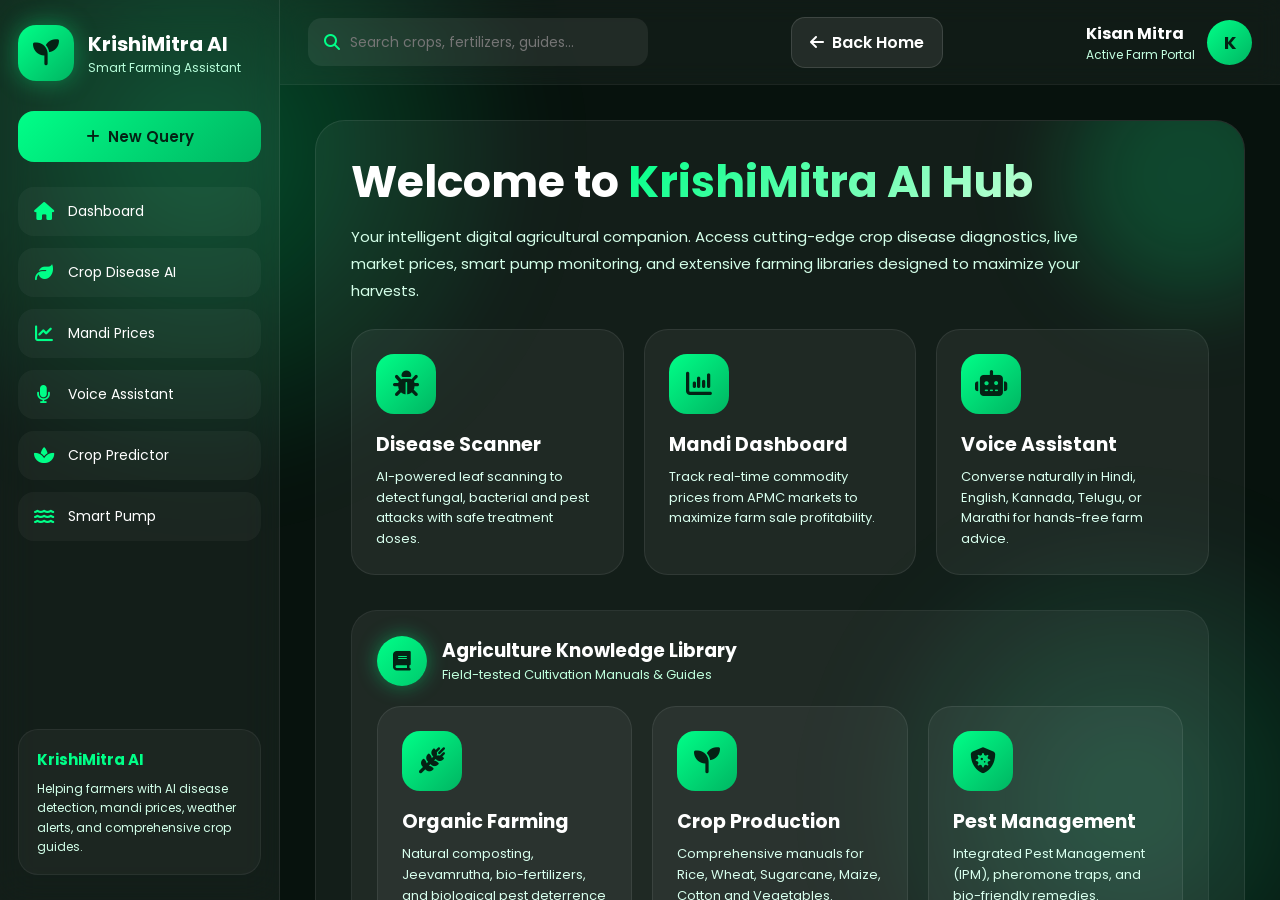
<file: public/assistan.html>
<!DOCTYPE html>
<html lang="en">
<head>
<meta charset="UTF-8" />
<meta name="viewport" content="width=device-width, initial-scale=1.0" />
<title>KrishiMitra AI - Farming Knowledge & Chat</title>
<link rel="preconnect" href="https://fonts.googleapis.com">
<link rel="preconnect" href="https://fonts.gstatic.com" crossorigin>
<link href="https://fonts.googleapis.com/css2?family=Poppins:wght@300;400;500;600;700&display=swap" rel="stylesheet">
<link rel="stylesheet" href="https://cdnjs.cloudflare.com/ajax/libs/font-awesome/6.5.2/css/all.min.css">
<style>
*{margin:0;padding:0;box-sizing:border-box;font-family:'Poppins',sans-serif;}
body{background:#07120d;min-height:100vh;overflow-x:hidden;color:white;display:flex;}
body::before{content:'';position:fixed;width:700px;height:700px;background:radial-gradient(circle,#00ff8844,transparent 70%);top:-200px;left:-150px;animation:move1 10s infinite alternate;filter:blur(40px);z-index:-1;}
body::after{content:'';position:fixed;width:600px;height:600px;background:radial-gradient(circle,#1affaa33,transparent 70%);bottom:-200px;right:-150px;animation:move2 12s infinite alternate;filter:blur(40px);z-index:-1;}
@keyframes move1{0%{transform:translate(0,0);}100%{transform:translate(60px,80px);}}
@keyframes move2{0%{transform:translate(0,0);}100%{transform:translate(-60px,-80px);}}
.sidebar{width:280px;background:rgba(255,255,255,0.05);backdrop-filter:blur(18px);border-right:1px solid rgba(255,255,255,0.08);padding:25px 18px;display:flex;flex-direction:column;justify-content:space-between;}
.logo{display:flex;align-items:center;gap:14px;margin-bottom:30px;}
.logo-icon{width:56px;height:56px;border-radius:18px;background:linear-gradient(135deg,#00ff88,#00b562);display:flex;align-items:center;justify-content:center;font-size:26px;color:#042214;box-shadow:0 0 25px rgba(0,255,136,0.4);}
.logo h2{font-size:20px;font-weight:700;}
.logo p{font-size:12px;color:#b8ffdc;}
.new-chat{width:100%;padding:14px;border:none;border-radius:16px;background:linear-gradient(135deg,#00ff88,#00b562);font-size:15px;font-weight:600;color:#042214;cursor:pointer;transition:0.3s;margin-bottom:25px;display:flex;align-items:center;justify-content:center;gap:8px;}
.new-chat:hover{transform:translateY(-3px);box-shadow:0 10px 20px rgba(0,255,136,0.3);}
.menu{display:flex;flex-direction:column;gap:12px;}
.menu-item{display:flex;align-items:center;gap:14px;padding:14px 16px;border-radius:16px;background:rgba(255,255,255,0.04);transition:0.3s;cursor:pointer;text-decoration:none;color:white;font-size:14px;}
.menu-item:hover,.menu-item.active{background:rgba(0,255,136,0.15);transform:translateX(5px);border:1px solid rgba(0,255,136,0.3);}
.menu-item i{color:#00ff88;font-size:18px;width:20px;text-align:center;}
.bottom-box{margin-top:25px;padding:18px;border-radius:20px;background:rgba(255,255,255,0.04);border:1px solid rgba(255,255,255,0.06);}
.bottom-box h4{margin-bottom:8px;font-size:15px;color:#00ff88;}
.bottom-box p{font-size:12px;line-height:1.6;color:#d2ffe9;}
.main{flex:1;display:flex;flex-direction:column;height:100vh;}
.topbar{height:85px;padding:0 28px;display:flex;align-items:center;justify-content:space-between;background:rgba(255,255,255,0.04);border-bottom:1px solid rgba(255,255,255,0.05);backdrop-filter:blur(12px);gap:15px;}
.search-box{width:340px;height:48px;background:rgba(255,255,255,0.07);border-radius:14px;display:flex;align-items:center;padding:0 16px;gap:10px;}
.search-box input{background:none;border:none;outline:none;width:100%;color:white;font-size:14px;}
.search-box i{color:#00ff88;}
.profile{display:flex;align-items:center;gap:12px;}
.back-btn{display:inline-flex;align-items:center;gap:8px;padding:12px 18px;border-radius:14px;background:rgba(255,255,255,0.08);color:white;text-decoration:none;font-weight:600;border:1px solid rgba(255,255,255,0.12);transition:0.2s;}
.back-btn:hover{background:rgba(255,255,255,0.16);}
.avatar{width:45px;height:45px;border-radius:50%;background:linear-gradient(135deg,#00ff88,#00b562);display:flex;align-items:center;justify-content:center;font-size:18px;font-weight:700;color:#042214;}
.hero{flex:1;overflow-y:auto;padding:35px;}
.hero-card{background:rgba(255,255,255,0.05);border:1px solid rgba(255,255,255,0.08);border-radius:30px;padding:35px;position:relative;overflow:hidden;}
.hero-card::before{content:'';position:absolute;width:250px;height:250px;background:#00ff8830;border-radius:50%;right:-70px;top:-70px;filter:blur(45px);}
.hero-title{font-size:clamp(28px,4vw,44px);font-weight:700;margin-bottom:14px;line-height:1.2;}
.hero-title span{background:linear-gradient(135deg,#00ff88,#c5ffd6);-webkit-background-clip:text;-webkit-text-fill-color:transparent;}
.hero-desc{max-width:760px;line-height:1.8;color:#d4ffe9;margin-bottom:25px;font-size:15px;}
.feature-grid{display:grid;grid-template-columns:repeat(auto-fit,minmax(220px,1fr));gap:20px;margin-top:20px;}
.feature-link{text-decoration:none;color:white;}
.feature-card{background:rgba(255,255,255,0.05);border:1px solid rgba(255,255,255,0.08);padding:24px;border-radius:24px;transition:0.3s;height:100%;}
.feature-card:hover{transform:translateY(-6px);background:rgba(0,255,136,0.08);border-color:#00ff88;box-shadow:0 15px 35px rgba(0,255,136,0.15);}
.feature-icon{width:60px;height:60px;border-radius:18px;background:linear-gradient(135deg,#00ff88,#00b562);display:flex;align-items:center;justify-content:center;font-size:26px;color:#042214;margin-bottom:16px;}
.feature-card h3{margin-bottom:8px;font-size:19px;}
.feature-card p{font-size:13px;line-height:1.6;color:#d8ffee;}
.chat-container{margin-top:35px;background:rgba(255,255,255,0.05);border-radius:26px;padding:25px;border:1px solid rgba(255,255,255,0.06);}
.chat-header{display:flex;align-items:center;gap:15px;margin-bottom:20px;}
.ai-circle{width:50px;height:50px;border-radius:50%;background:linear-gradient(135deg,#00ff88,#00c96d);display:flex;align-items:center;justify-content:center;font-size:20px;color:#042214;box-shadow:0 0 20px rgba(0,255,136,0.4);}
.chat-history{max-height:360px;overflow-y:auto;display:flex;flex-direction:column;gap:12px;margin-bottom:16px;padding-right:5px;}
.chat-msg{background:rgba(255,255,255,0.05);padding:16px 18px;border-radius:18px;line-height:1.7;color:#e4fff2;font-size:14px;border:1px solid rgba(255,255,255,0.08);}
.chat-msg.user{background:rgba(0,255,136,0.15);border-color:rgba(0,255,136,0.3);align-self:flex-end;max-width:85%;}
.chat-msg.ai{align-self:flex-start;max-width:90%;}
.input-box{display:flex;gap:12px;margin-top:10px;}
.input-box input{flex:1;height:55px;background:rgba(255,255,255,0.06);border:1px solid rgba(255,255,255,0.1);outline:none;border-radius:16px;padding:0 20px;color:white;font-size:15px;}
.input-box input:focus{border-color:#00ff88;}
.send-btn{width:55px;height:55px;border:none;border-radius:16px;background:linear-gradient(135deg,#00ff88,#00b562);color:#042214;font-size:19px;cursor:pointer;transition:0.3s;display:flex;align-items:center;justify-content:center;}
.send-btn:hover{transform:scale(1.08);box-shadow:0 10px 25px rgba(0,255,136,0.35);}
@media(max-width:950px){body{flex-direction:column;}.sidebar{display:none;}.hero{padding:20px;}.hero-card{padding:22px;}.topbar{padding:0 15px;}.search-box{width:180px;}}
</style>
</head>
<body>
<!-- Sidebar -->
<div class="sidebar">
  <div>
    <div class="logo">
      <div class="logo-icon"><i class="fa-solid fa-seedling"></i></div>
      <div>
        <h2>KrishiMitra AI</h2>
        <p>Smart Farming Assistant</p>
      </div>
    </div>

    <button class="new-chat" onclick="clearChat()">
      <i class="fa-solid fa-plus"></i> New Query
    </button>

    <div class="menu">
      <a href="index.html" class="menu-item"><i class="fa-solid fa-house"></i><span>Dashboard</span></a>
      <a href="disease.html" class="menu-item"><i class="fa-solid fa-leaf"></i><span>Crop Disease AI</span></a>
      <a href="market.html" class="menu-item"><i class="fa-solid fa-chart-line"></i><span>Mandi Prices</span></a>
      <a href="voiceassistance.html" class="menu-item"><i class="fa-solid fa-microphone"></i><span>Voice Assistant</span></a>
      <a href="crop.html" class="menu-item"><i class="fa-solid fa-spa"></i><span>Crop Predictor</span></a>
      <a href="pumpmonitor.html" class="menu-item"><i class="fa-solid fa-water"></i><span>Smart Pump</span></a>
    </div>
  </div>

  <div class="bottom-box">
    <h4>KrishiMitra AI</h4>
    <p>Helping farmers with AI disease detection, mandi prices, weather alerts, and comprehensive crop guides.</p>
  </div>
</div>

<!-- Main -->
<div class="main">
  <div class="topbar">
    <div class="search-box">
      <i class="fa-solid fa-magnifying-glass"></i>
      <input type="text" id="topSearch" placeholder="Search crops, fertilizers, guides..." onkeypress="if(event.key==='Enter') searchTopic()">
    </div>

    <a href="index.html" class="back-btn">
      <i class="fa-solid fa-arrow-left"></i> Back Home
    </a>

    <div class="profile">
      <div>
        <h4>Kisan Mitra</h4>
        <p style="font-size:12px;color:#c4ffe1;">Active Farm Portal</p>
      </div>
      <div class="avatar">K</div>
    </div>
  </div>

  <!-- Hero Content -->
  <div class="hero">
    <div class="hero-card">
      <h1 class="hero-title">Welcome to <span>KrishiMitra AI Hub</span></h1>
      <p class="hero-desc">
        Your intelligent digital agricultural companion. Access cutting-edge crop disease diagnostics, live market prices, smart pump monitoring, and extensive farming libraries designed to maximize your harvests.
      </p>

      <!-- Key Service Features -->
      <div class="feature-grid">
        <a href="disease.html" class="feature-link">
          <div class="feature-card">
            <div class="feature-icon"><i class="fa-solid fa-bug"></i></div>
            <h3>Disease Scanner</h3>
            <p>AI-powered leaf scanning to detect fungal, bacterial and pest attacks with safe treatment doses.</p>
          </div>
        </a>

        <a href="market.html" class="feature-link">
          <div class="feature-card">
            <div class="feature-icon"><i class="fa-solid fa-chart-column"></i></div>
            <h3>Mandi Dashboard</h3>
            <p>Track real-time commodity prices from APMC markets to maximize farm sale profitability.</p>
          </div>
        </a>

        <a href="voiceassistance.html" class="feature-link">
          <div class="feature-card">
            <div class="feature-icon"><i class="fa-solid fa-robot"></i></div>
            <h3>Voice Assistant</h3>
            <p>Converse naturally in Hindi, English, Kannada, Telugu, or Marathi for hands-free farm advice.</p>
          </div>
        </a>
      </div>

      <!-- Agriculture Knowledge Library -->
      <div class="chat-container">
        <div class="chat-header">
          <div class="ai-circle"><i class="fa-solid fa-book"></i></div>
          <div>
            <h3>Agriculture Knowledge Library</h3>
            <p style="font-size:13px;color:#bfffdc;">Field-tested Cultivation Manuals & Guides</p>
          </div>
        </div>

        <div class="feature-grid">
          <a href="organic.html" class="feature-link">
            <div class="feature-card">
              <div class="feature-icon"><i class="fa-solid fa-wheat-awn"></i></div>
              <h3>Organic Farming</h3>
              <p>Natural composting, Jeevamrutha, bio-fertilizers, and biological pest deterrence methods.</p>
            </div>
          </a>

          <a href="crop_production.html" class="feature-link">
            <div class="feature-card">
              <div class="feature-icon"><i class="fa-solid fa-seedling"></i></div>
              <h3>Crop Production</h3>
              <p>Comprehensive manuals for Rice, Wheat, Sugarcane, Maize, Cotton and Vegetables.</p>
            </div>
          </a>

          <a href="disease.html" class="feature-link">
            <div class="feature-card">
              <div class="feature-icon"><i class="fa-solid fa-shield-virus"></i></div>
              <h3>Pest Management</h3>
              <p>Integrated Pest Management (IPM), pheromone traps, and bio-friendly remedies.</p>
            </div>
          </a>

          <a href="pumpmonitor.html" class="feature-link">
            <div class="feature-card">
              <div class="feature-icon"><i class="fa-solid fa-droplet"></i></div>
              <h3>Smart Irrigation</h3>
              <p>Pump health monitoring, automated dry-run protection, and water-saving schedules.</p>
            </div>
          </a>
        </div>
      </div>

      <!-- Live AI Farming Q&A -->
      <div class="chat-container">
        <div class="chat-header">
          <div class="ai-circle"><i class="fa-solid fa-headset"></i></div>
          <div>
            <h3>Ask KrishiMitra AI Assistant</h3>
            <p style="font-size:13px;color:#bfffdc;">Online • Powered by Gemini 3.8 Flash</p>
          </div>
        </div>

        <div class="chat-history" id="chatHistory">
          <div class="chat-msg ai">
            🌱 <b>Namaste!</b> I am your KrishiMitra Assistant. Ask me anything about crop varieties, soil preparation, urea dosage, disease cure, or weather tips in English, हिन्दी, etc.!
          </div>
        </div>

        <div class="input-box">
          <input type="text" id="userInput" placeholder="Type your farming query here (e.g. How to prevent yellow leaves in wheat?)...">
          <button class="send-btn" id="sendBtn" onclick="sendMessage()"><i class="fa-solid fa-paper-plane"></i></button>
        </div>
      </div>
    </div>
  </div>
</div>

<script>
const sendBtn = document.getElementById("sendBtn");
const input = document.getElementById("userInput");
const chatHistory = document.getElementById("chatHistory");

function clearChat(){
  chatHistory.innerHTML = `
    <div class="chat-msg ai">
      🌱 <b>Chat cleared.</b> Ask any farming question to get immediate agricultural guidance!
    </div>
  `;
}

function searchTopic(){
  const q = document.getElementById("topSearch").value.trim();
  if(!q) return;
  input.value = q;
  sendMessage();
}

async function sendMessage(){
  const query = input.value.trim();
  if(!query) return;

  const userMsg = document.createElement("div");
  userMsg.className = "chat-msg user";
  userMsg.innerHTML = "🧑‍🌾 " + query;
  chatHistory.appendChild(userMsg);
  input.value = "";

  const aiMsg = document.createElement("div");
  aiMsg.className = "chat-msg ai";
  aiMsg.innerHTML = `<i class="fa-solid fa-spinner fa-spin"></i> KrishiMitra AI is preparing tailored farming recommendations...`;
  chatHistory.appendChild(aiMsg);
  chatHistory.scrollTop = chatHistory.scrollHeight;

  try {
    const res = await fetch('/api/gemini/chat', {
      method: 'POST',
      headers: { 'Content-Type': 'application/json' },
      body: JSON.stringify({ prompt: query, language: 'en-IN' })
    });
    const data = await res.json();
    const formatted = (data.reply || "🌾 Advice: Monitor irrigation intervals and apply balanced NPK.")
      .replace(/\*\*(.*?)\*\*/g, '<b>$1</b>')
      .replace(/\n/g, '<br>');
    aiMsg.innerHTML = "🤖 " + formatted;
  } catch(e) {
    console.error(e);
    aiMsg.innerHTML = "🌾 Smart farming suggestion: Maintain soil moisture, practice crop rotation, and consult your nearest Krishi Vigyan Kendra.";
  }
  chatHistory.scrollTop = chatHistory.scrollHeight;
}

input.addEventListener("keypress", (e) => {
  if(e.key === "Enter") sendMessage();
});
</script>
</body>
</html>
</file>
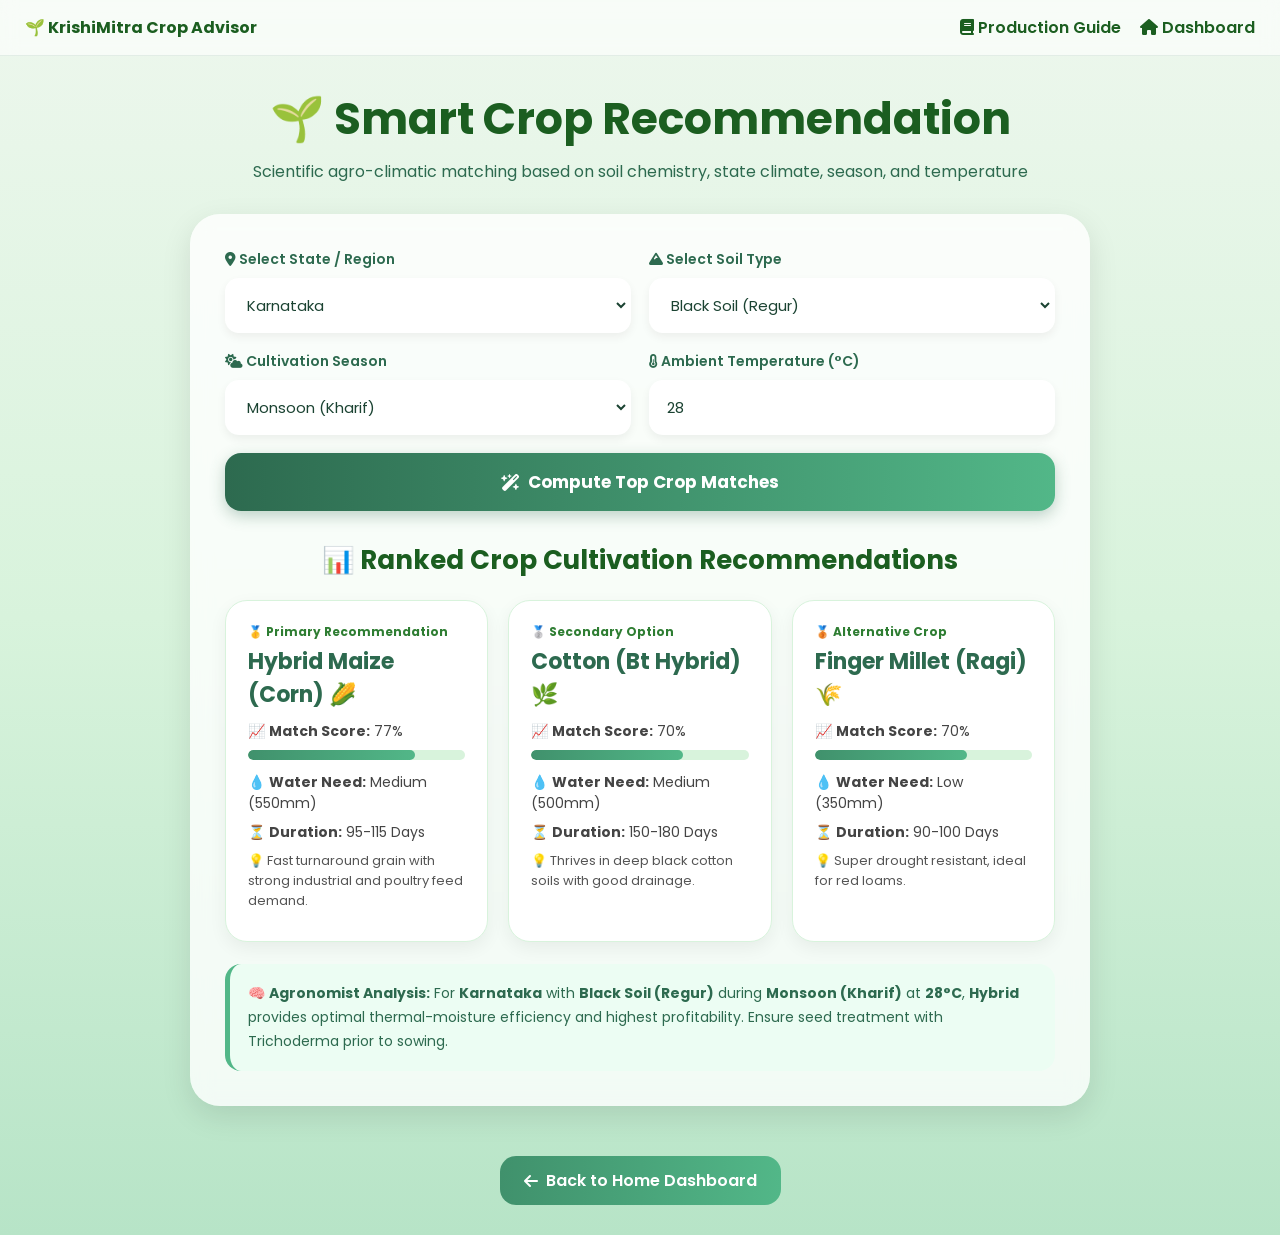
<file: public/crop.html>
<!DOCTYPE html>
<html lang="en">
<head>
<meta charset="UTF-8">
<meta name="viewport" content="width=device-width, initial-scale=1.0">
<title>KrishiMitra AI - Smart Crop Recommendation</title>
<link href="https://fonts.googleapis.com/css2?family=Poppins:wght@300;400;500;600;700&display=swap" rel="stylesheet">
<link rel="stylesheet" href="https://cdnjs.cloudflare.com/ajax/libs/font-awesome/6.5.2/css/all.min.css">
<style>
*{margin:0;padding:0;box-sizing:border-box;font-family:'Poppins',sans-serif;}
body{min-height:100vh;background:linear-gradient(to bottom,#edf7ed,#d8f3dc,#b7e4c7);overflow-x:hidden;color:#1b4332;}
.bg{position:fixed;top:0;left:0;width:100%;height:100%;overflow:hidden;z-index:-1;}
.bg span{position:absolute;display:block;font-size:40px;opacity:0.12;bottom:-120px;animation:leafMove 18s linear infinite;}
.bg span:nth-child(1){left:10%;animation-delay:0s;}
.bg span:nth-child(2){left:25%;animation-delay:3s;}
.bg span:nth-child(3){left:45%;animation-delay:5s;}
.bg span:nth-child(4){left:65%;animation-delay:2s;}
.bg span:nth-child(5){left:80%;animation-delay:7s;}
.bg span:nth-child(6){left:92%;animation-delay:4s;}
@keyframes leafMove{0%{transform:translateY(0) rotate(0deg);opacity:0;}20%{opacity:0.15;}100%{transform:translateY(-1100px) rotate(360deg);opacity:0;}}
.nav{display:flex;justify-content:space-between;align-items:center;padding:15px 25px;background:rgba(255,255,255,0.6);backdrop-filter:blur(8px);border-bottom:1px solid rgba(45,106,79,0.1);}
.nav a{color:#1b5e20;text-decoration:none;font-weight:600;}
header{padding:30px 20px 10px;text-align:center;}
header h1{font-size:44px;font-weight:700;color:#1b5e20;}
header p{margin-top:8px;font-size:16px;color:#2d6a4f;}
.container{width:92%;max-width:900px;margin:20px auto;background:rgba(255,255,255,0.8);backdrop-filter:blur(10px);padding:35px;border-radius:30px;box-shadow:0 10px 30px rgba(0,0,0,0.1);}
.grid-2{display:grid;grid-template-columns:1fr 1fr;gap:18px;}
.inputGroup{margin-bottom:18px;}
label{display:block;margin-bottom:8px;font-size:14px;font-weight:600;color:#2d6a4f;}
select,input{width:100%;padding:14px 16px;border:none;outline:none;border-radius:14px;font-size:15px;background:white;color:#1b4332;border:2px solid transparent;box-shadow:0 4px 10px rgba(0,0,0,0.06);transition:0.3s;}
select:focus,input:focus{border:2px solid #52b788;transform:scale(1.01);}
.btn{width:100%;padding:16px;border:none;border-radius:16px;font-size:17px;font-weight:700;cursor:pointer;background:linear-gradient(to right,#2d6a4f,#52b788);color:white;transition:0.3s;box-shadow:0 5px 15px rgba(45,106,79,0.3);display:flex;align-items:center;justify-content:center;gap:8px;}
.btn:hover{transform:translateY(-3px);box-shadow:0 8px 20px rgba(45,106,79,0.4);}
.resultBox{margin-top:30px;}
.resultTitle{text-align:center;font-size:26px;margin-bottom:20px;color:#1b5e20;}
.cropGrid{display:grid;grid-template-columns:repeat(auto-fit,minmax(240px,1fr));gap:20px;}
.cropCard{background:white;padding:22px;border-radius:22px;box-shadow:0 6px 18px rgba(0,0,0,0.06);transition:0.3s;border:1px solid #d8f3dc;}
.cropCard:hover{transform:translateY(-6px);border-color:#52b788;}
.cropCard h3{font-size:22px;margin-bottom:10px;color:#2d6a4f;}
.cropCard p{margin:8px 0;font-size:14px;color:#444;}
.bar{width:100%;height:10px;background:#d8f3dc;border-radius:20px;overflow:hidden;margin:8px 0 12px;}
.fill{height:100%;background:linear-gradient(to right,#40916c,#52b788);border-radius:20px;transition:width 1s ease;}
.reason{margin-top:22px;padding:18px;border-radius:16px;background:#ecfdf3;color:#2d6a4f;line-height:1.7;font-size:14px;border-left:5px solid #52b788;}
.alert{margin-top:16px;padding:16px;border-radius:16px;background:#ffe5e5;color:#c1121f;font-weight:600;border-left:5px solid #e63946;font-size:14px;}
.ai-detail-box{margin-top:20px;background:#ffffff;padding:20px;border-radius:18px;border:1px solid #a7d7b8;}
.back{display:inline-flex;align-items:center;gap:8px;margin:30px auto;padding:12px 24px;border-radius:16px;background:linear-gradient(to right,#40916c,#52b788);text-decoration:none;color:white;font-weight:600;transition:0.3s;}
.back:hover{transform:scale(1.05);}
@media(max-width:768px){.grid-2{grid-template-columns:1fr;}.container{padding:22px;}}
</style>
</head>
<body>
<div class="bg">
  <span>🌿</span><span>🍃</span><span>🌾</span><span>🌱</span><span>🍀</span><span>🌿</span>
</div>

<div class="nav">
  <span style="font-weight:700;color:#1b5e20;">🌱 KrishiMitra Crop Advisor</span>
  <div>
    <a href="crop_production.html" style="margin-right:15px;"><i class="fa-solid fa-book"></i> Production Guide</a>
    <a href="index.html"><i class="fa-solid fa-house"></i> Dashboard</a>
  </div>
</div>

<header>
  <h1>🌱 Smart Crop Recommendation</h1>
  <p>Scientific agro-climatic matching based on soil chemistry, state climate, season, and temperature</p>
</header>

<div class="container">
  <div class="grid-2">
    <div class="inputGroup">
      <label><i class="fa-solid fa-location-dot"></i> Select State / Region</label>
      <select id="state">
        <option>Karnataka</option>
        <option>Maharashtra</option>
        <option>Telangana</option>
        <option>Punjab</option>
        <option>Madhya Pradesh</option>
        <option>Uttar Pradesh</option>
        <option>Tamil Nadu</option>
      </select>
    </div>

    <div class="inputGroup">
      <label><i class="fa-solid fa-mountain"></i> Select Soil Type</label>
      <select id="soil">
        <option>Black Soil (Regur)</option>
        <option>Red & Laterite Soil</option>
        <option>Alluvial Loamy Soil</option>
        <option>Sandy Loam</option>
        <option>Clayey Moist Soil</option>
      </select>
    </div>
  </div>

  <div class="grid-2">
    <div class="inputGroup">
      <label><i class="fa-solid fa-cloud-sun"></i> Cultivation Season</label>
      <select id="season">
        <option>Monsoon (Kharif)</option>
        <option>Winter (Rabi)</option>
        <option>Summer (Zaid)</option>
      </select>
    </div>

    <div class="inputGroup">
      <label><i class="fa-solid fa-temperature-half"></i> Ambient Temperature (°C)</label>
      <input type="number" id="temp" placeholder="e.g. 28" min="5" max="50" value="28">
    </div>
  </div>

  <button class="btn" onclick="recommend()">
    <i class="fa-solid fa-wand-magic-sparkles"></i> Compute Top Crop Matches
  </button>

  <div id="result" class="resultBox"></div>
</div>

<center>
  <a href="index.html" class="back">
    <i class="fa-solid fa-arrow-left"></i> Back to Home Dashboard
  </a>
</center>

<script>
function recommend(){
  const state = document.getElementById("state").value;
  const soil = document.getElementById("soil").value;
  const season = document.getElementById("season").value;
  const temp = Number(document.getElementById("temp").value);
  const result = document.getElementById("result");

  if(!temp || isNaN(temp)){
    result.innerHTML = `<div class="alert">⚠️ Please enter a valid temperature in °C!</div>`;
    return;
  }

  const crops = [
    { name: "Cotton (Bt Hybrid) 🌿", score: 0, water: "Medium (500mm)", duration: "150-180 Days", tip: "Thrives in deep black cotton soils with good drainage." },
    { name: "Finger Millet (Ragi) 🌾", score: 0, water: "Low (350mm)", duration: "90-100 Days", tip: "Super drought resistant, ideal for red loams." },
    { name: "Paddy Rice (Basmati/IR64) 🍚", score: 0, water: "High (1200mm)", duration: "120-140 Days", tip: "Best for clayey alluvial soils with continuous moisture." },
    { name: "Sugarcane 🍬", score: 0, water: "High (1500mm)", duration: "12-14 Months", tip: "Requires rich loam and reliable perennial irrigation." },
    { name: "Hybrid Maize (Corn) 🌽", score: 0, water: "Medium (550mm)", duration: "95-115 Days", tip: "Fast turnaround grain with strong industrial and poultry feed demand." },
    { name: "Pearl Millet (Bajra) 🌾", score: 0, water: "Very Low (300mm)", duration: "80-85 Days", tip: "Exceptional heat tolerance, perfect for sandy or dry soils." },
    { name: "Wheat (Sharbati) 🌾", score: 0, water: "Medium (450mm)", duration: "120-130 Days", tip: "Requires cool winters and well-drained loams." }
  ];

  // Scoring matrix
  crops.forEach(crop => {
    // State weights
    if(state === "Karnataka" && (crop.name.includes("Ragi") || crop.name.includes("Maize"))) crop.score += 4;
    if(state === "Maharashtra" && (crop.name.includes("Sugarcane") || crop.name.includes("Cotton"))) crop.score += 4;
    if(state === "Telangana" && (crop.name.includes("Rice") || crop.name.includes("Cotton"))) crop.score += 4;
    if(state === "Punjab" && (crop.name.includes("Wheat") || crop.name.includes("Rice"))) crop.score += 5;
    if(state === "Madhya Pradesh" && crop.name.includes("Wheat")) crop.score += 4;

    // Soil weights
    if(soil.includes("Black") && crop.name.includes("Cotton")) crop.score += 4;
    if(soil.includes("Red") && crop.name.includes("Ragi")) crop.score += 4;
    if(soil.includes("Alluvial") && (crop.name.includes("Rice") || crop.name.includes("Wheat"))) crop.score += 4;
    if(soil.includes("Sandy") && crop.name.includes("Bajra")) crop.score += 5;

    // Season weights
    if(season.includes("Monsoon") && (crop.name.includes("Rice") || crop.name.includes("Cotton") || crop.name.includes("Maize"))) crop.score += 4;
    if(season.includes("Winter") && crop.name.includes("Wheat")) crop.score += 6;
    if(season.includes("Summer") && (crop.name.includes("Bajra") || crop.name.includes("Ragi"))) crop.score += 4;

    // Temperature factors
    if(temp > 35 && (crop.name.includes("Bajra") || crop.name.includes("Ragi"))) crop.score += 4;
    if(temp < 25 && crop.name.includes("Wheat")) crop.score += 4;
    if(temp >= 24 && temp <= 32 && crop.name.includes("Maize")) crop.score += 3;
  });

  crops.sort((a,b) => b.score - a.score);
  const top3 = crops.slice(0, 3);
  const badges = ["🥇 Primary Recommendation", "🥈 Secondary Option", "🥉 Alternative Crop"];

  let html = `
    <h2 class="resultTitle">📊 Ranked Crop Cultivation Recommendations</h2>
    <div class="cropGrid">
  `;

  top3.forEach((c, i) => {
    const confidence = Math.min(96, Math.max(70, c.score * 7));
    html += `
      <div class="cropCard">
        <div style="font-size:12px;color:#2e7d32;font-weight:700;margin-bottom:4px;">${badges[i]}</div>
        <h3>${c.name}</h3>
        <p>📈 <b>Match Score:</b> ${confidence}%</p>
        <div class="bar"><div class="fill" style="width:${confidence}%"></div></div>
        <p>💧 <b>Water Need:</b> ${c.water}</p>
        <p>⏳ <b>Duration:</b> ${c.duration}</p>
        <p style="font-size:13px;color:#555;margin-top:8px;">💡 ${c.tip}</p>
      </div>
    `;
  });

  html += `</div>`;

  html += `
    <div class="reason">
      🧠 <b>Agronomist Analysis:</b> For <b>${state}</b> with <b>${soil}</b> during <b>${season}</b> at <b>${temp}°C</b>, <b>${top3[0].name.split(' ')[0]}</b> provides optimal thermal-moisture efficiency and highest profitability. Ensure seed treatment with Trichoderma prior to sowing.
    </div>
  `;

  if(temp > 38){
    html += `
      <div class="alert">
        🔥 <b>Heat Wave Advisory:</b> High ambient temperature detected (${temp}°C). Adopt mulching, light night irrigations, and prioritize drought-tolerant varieties to minimize evapotranspiration stress.
      </div>
    `;
  }

  result.innerHTML = html;
}

recommend();
</script>
</body>
</html>
</file>
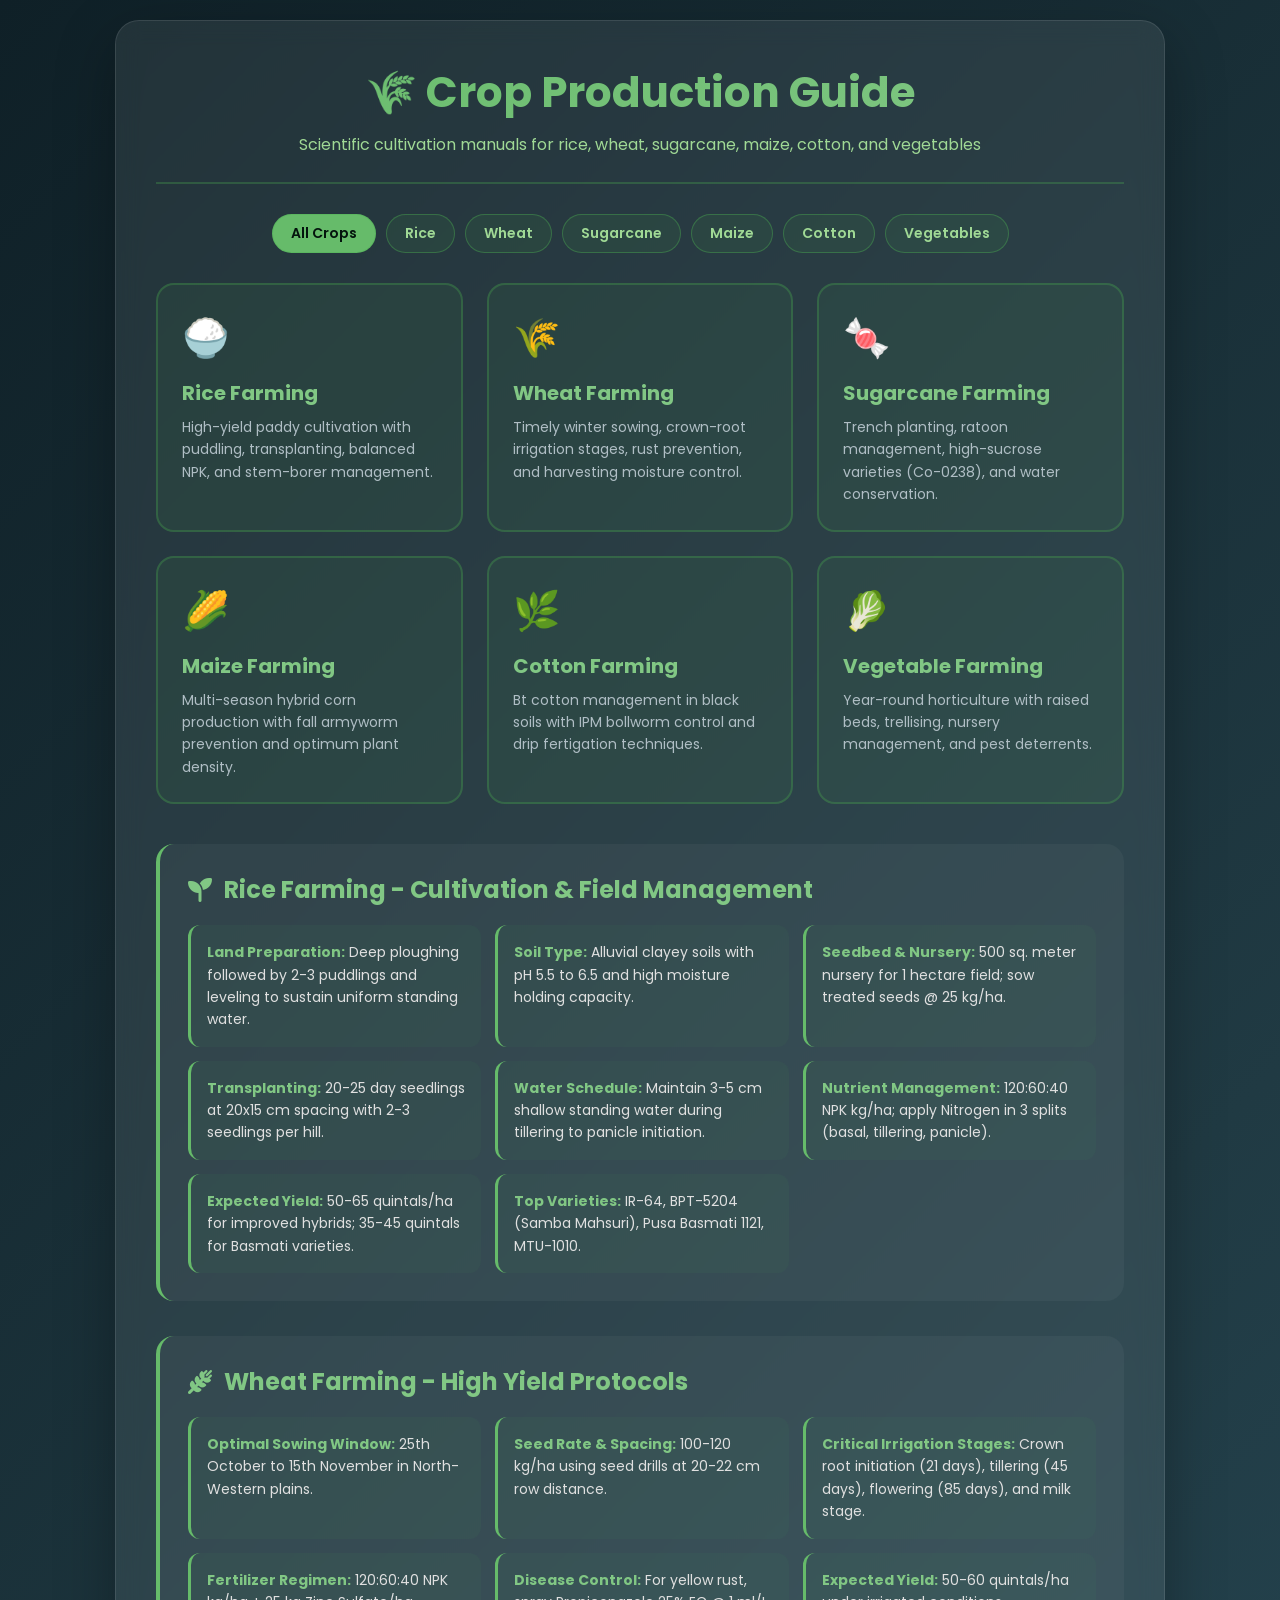
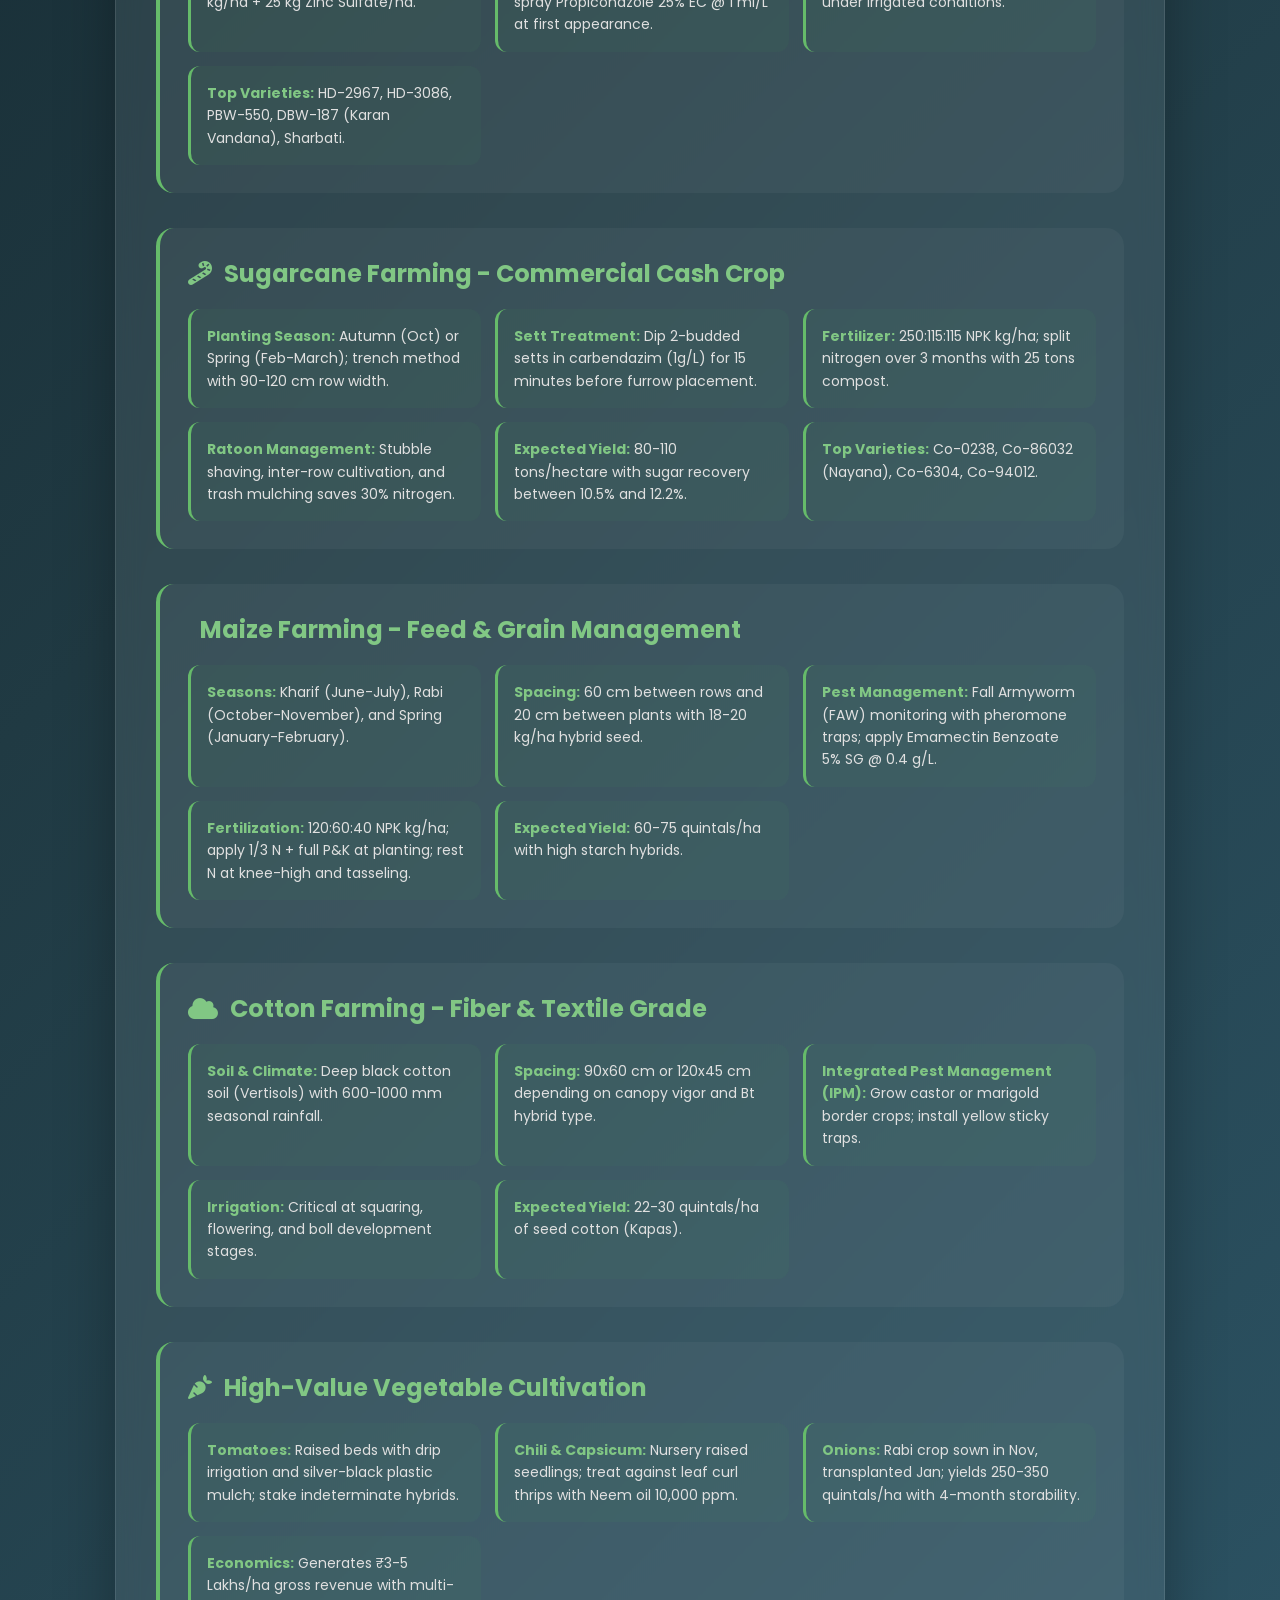
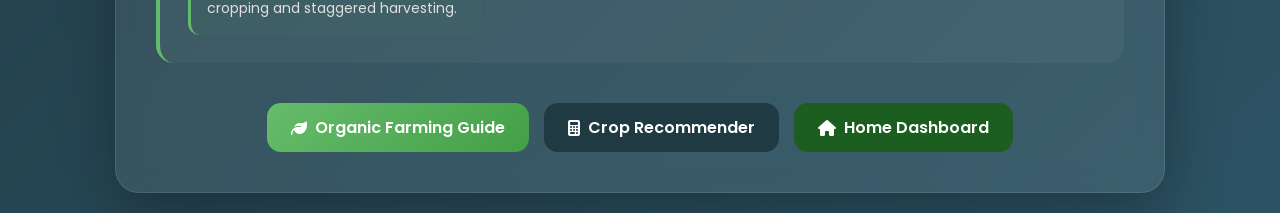
<file: public/crop_production.html>
<!DOCTYPE html>
<html lang="en">
<head>
<meta charset="UTF-8">
<meta name="viewport" content="width=device-width, initial-scale=1.0">
<title>Crop Production Guide - KrishiMitra AI</title>
<link rel="preconnect" href="https://fonts.googleapis.com">
<link href="https://fonts.googleapis.com/css2?family=Poppins:wght@300;400;500;600;700&display=swap" rel="stylesheet">
<link rel="stylesheet" href="https://cdnjs.cloudflare.com/ajax/libs/font-awesome/6.5.2/css/all.min.css">
<style>
*{margin:0;padding:0;box-sizing:border-box;font-family:'Poppins',sans-serif;}
body{background:linear-gradient(135deg,#0f2027,#203a43,#2c5364);min-height:100vh;color:#e0e0e0;padding:20px;}
.container{max-width:1050px;margin:0 auto;background:rgba(255,255,255,0.08);border-radius:24px;backdrop-filter:blur(12px);border:1px solid rgba(255,255,255,0.1);padding:40px;box-shadow:0 20px 60px rgba(0,0,0,0.3);}
header{text-align:center;margin-bottom:30px;padding-bottom:25px;border-bottom:2px solid rgba(76,175,80,0.3);position:relative;}
header h1{font-size:42px;background:linear-gradient(135deg,#66bb6a,#81c784);-webkit-background-clip:text;-webkit-text-fill-color:transparent;margin-bottom:8px;}
header p{font-size:16px;color:#a0d995;}
.filter-tabs{display:flex;justify-content:center;gap:10px;flex-wrap:wrap;margin-bottom:30px;}
.filter-tab{padding:8px 18px;border-radius:20px;border:1px solid rgba(76,175,80,0.4);background:rgba(76,175,80,0.1);color:#a0d995;font-weight:600;cursor:pointer;transition:0.2s;font-size:14px;}
.filter-tab.active,.filter-tab:hover{background:#66bb6a;color:#04140d;}
.crops-grid{display:grid;grid-template-columns:repeat(auto-fit,minmax(280px,1fr));gap:24px;margin-bottom:40px;}
.crop-card{background:rgba(76,175,80,0.08);border:2px solid rgba(76,175,80,0.3);border-radius:18px;padding:24px;cursor:pointer;transition:0.3s;}
.crop-card:hover{transform:translateY(-6px);background:rgba(76,175,80,0.15);border-color:rgba(76,175,80,0.6);box-shadow:0 15px 40px rgba(76,175,80,0.2);}
.crop-icon{font-size:38px;margin-bottom:12px;}
.crop-card h3{font-size:20px;color:#81c784;margin-bottom:8px;}
.crop-card p{font-size:14px;color:#b0bec5;line-height:1.6;}
.section{margin-top:35px;padding:28px;background:rgba(255,255,255,0.04);border-radius:18px;border-left:4px solid #66bb6a;}
.section h2{font-size:24px;color:#81c784;margin-bottom:18px;display:flex;align-items:center;gap:12px;}
.section ul{list-style:none;display:grid;grid-template-columns:repeat(auto-fit,minmax(280px,1fr));gap:14px;}
.section li{background:rgba(76,175,80,0.06);padding:16px;border-radius:12px;border-left:3px solid #66bb6a;line-height:1.6;font-size:14px;}
.highlight{color:#81c784;font-weight:700;}
.nav-links{display:flex;justify-content:center;gap:15px;margin-top:40px;}
.nav-link-btn{display:inline-flex;align-items:center;gap:8px;padding:12px 24px;background:linear-gradient(135deg,#66bb6a,#43a047);color:white;text-decoration:none;border-radius:14px;font-weight:600;transition:0.3s;}
.nav-link-btn:hover{transform:scale(1.05);box-shadow:0 10px 25px rgba(76,175,80,0.4);}
@media(max-width:768px){.container{padding:20px;}header h1{font-size:30px;}.crops-grid{grid-template-columns:1fr;}}
</style>
</head>
<body>
<div class="container">
  <header>
    <h1>🌾 Crop Production Guide</h1>
    <p>Scientific cultivation manuals for rice, wheat, sugarcane, maize, cotton, and vegetables</p>
  </header>

  <div class="filter-tabs">
    <button class="filter-tab active" onclick="filterSections('all', this)">All Crops</button>
    <button class="filter-tab" onclick="filterSections('rice', this)">Rice</button>
    <button class="filter-tab" onclick="filterSections('wheat', this)">Wheat</button>
    <button class="filter-tab" onclick="filterSections('sugarcane', this)">Sugarcane</button>
    <button class="filter-tab" onclick="filterSections('maize', this)">Maize</button>
    <button class="filter-tab" onclick="filterSections('cotton', this)">Cotton</button>
    <button class="filter-tab" onclick="filterSections('vegetables', this)">Vegetables</button>
  </div>

  <!-- Crop Cards Overview -->
  <div class="crops-grid">
    <div class="crop-card" onclick="scrollToCrop('rice')">
      <div class="crop-icon">🍚</div>
      <h3>Rice Farming</h3>
      <p>High-yield paddy cultivation with puddling, transplanting, balanced NPK, and stem-borer management.</p>
    </div>
    <div class="crop-card" onclick="scrollToCrop('wheat')">
      <div class="crop-icon">🌾</div>
      <h3>Wheat Farming</h3>
      <p>Timely winter sowing, crown-root irrigation stages, rust prevention, and harvesting moisture control.</p>
    </div>
    <div class="crop-card" onclick="scrollToCrop('sugarcane')">
      <div class="crop-icon">🍬</div>
      <h3>Sugarcane Farming</h3>
      <p>Trench planting, ratoon management, high-sucrose varieties (Co-0238), and water conservation.</p>
    </div>
    <div class="crop-card" onclick="scrollToCrop('maize')">
      <div class="crop-icon">🌽</div>
      <h3>Maize Farming</h3>
      <p>Multi-season hybrid corn production with fall armyworm prevention and optimum plant density.</p>
    </div>
    <div class="crop-card" onclick="scrollToCrop('cotton')">
      <div class="crop-icon">🌿</div>
      <h3>Cotton Farming</h3>
      <p>Bt cotton management in black soils with IPM bollworm control and drip fertigation techniques.</p>
    </div>
    <div class="crop-card" onclick="scrollToCrop('vegetables')">
      <div class="crop-icon">🥬</div>
      <h3>Vegetable Farming</h3>
      <p>Year-round horticulture with raised beds, trellising, nursery management, and pest deterrents.</p>
    </div>
  </div>

  <!-- Detailed Sections -->
  <div class="crop-section-block" id="rice">
    <div class="section">
      <h2><i class="fa-solid fa-seedling"></i> Rice Farming - Cultivation & Field Management</h2>
      <ul>
        <li><span class="highlight">Land Preparation:</span> Deep ploughing followed by 2-3 puddlings and leveling to sustain uniform standing water.</li>
        <li><span class="highlight">Soil Type:</span> Alluvial clayey soils with pH 5.5 to 6.5 and high moisture holding capacity.</li>
        <li><span class="highlight">Seedbed & Nursery:</span> 500 sq. meter nursery for 1 hectare field; sow treated seeds @ 25 kg/ha.</li>
        <li><span class="highlight">Transplanting:</span> 20-25 day seedlings at 20x15 cm spacing with 2-3 seedlings per hill.</li>
        <li><span class="highlight">Water Schedule:</span> Maintain 3-5 cm shallow standing water during tillering to panicle initiation.</li>
        <li><span class="highlight">Nutrient Management:</span> 120:60:40 NPK kg/ha; apply Nitrogen in 3 splits (basal, tillering, panicle).</li>
        <li><span class="highlight">Expected Yield:</span> 50-65 quintals/ha for improved hybrids; 35-45 quintals for Basmati varieties.</li>
        <li><span class="highlight">Top Varieties:</span> IR-64, BPT-5204 (Samba Mahsuri), Pusa Basmati 1121, MTU-1010.</li>
      </ul>
    </div>
  </div>

  <div class="crop-section-block" id="wheat">
    <div class="section">
      <h2><i class="fa-solid fa-wheat-awn"></i> Wheat Farming - High Yield Protocols</h2>
      <ul>
        <li><span class="highlight">Optimal Sowing Window:</span> 25th October to 15th November in North-Western plains.</li>
        <li><span class="highlight">Seed Rate & Spacing:</span> 100-120 kg/ha using seed drills at 20-22 cm row distance.</li>
        <li><span class="highlight">Critical Irrigation Stages:</span> Crown root initiation (21 days), tillering (45 days), flowering (85 days), and milk stage.</li>
        <li><span class="highlight">Fertilizer Regimen:</span> 120:60:40 NPK kg/ha + 25 kg Zinc Sulfate/ha.</li>
        <li><span class="highlight">Disease Control:</span> For yellow rust, spray Propiconazole 25% EC @ 1 ml/L at first appearance.</li>
        <li><span class="highlight">Expected Yield:</span> 50-60 quintals/ha under irrigated conditions.</li>
        <li><span class="highlight">Top Varieties:</span> HD-2967, HD-3086, PBW-550, DBW-187 (Karan Vandana), Sharbati.</li>
      </ul>
    </div>
  </div>

  <div class="crop-section-block" id="sugarcane">
    <div class="section">
      <h2><i class="fa-solid fa-candy-cane"></i> Sugarcane Farming - Commercial Cash Crop</h2>
      <ul>
        <li><span class="highlight">Planting Season:</span> Autumn (Oct) or Spring (Feb-March); trench method with 90-120 cm row width.</li>
        <li><span class="highlight">Sett Treatment:</span> Dip 2-budded setts in carbendazim (1g/L) for 15 minutes before furrow placement.</li>
        <li><span class="highlight">Fertilizer:</span> 250:115:115 NPK kg/ha; split nitrogen over 3 months with 25 tons compost.</li>
        <li><span class="highlight">Ratoon Management:</span> Stubble shaving, inter-row cultivation, and trash mulching saves 30% nitrogen.</li>
        <li><span class="highlight">Expected Yield:</span> 80-110 tons/hectare with sugar recovery between 10.5% and 12.2%.</li>
        <li><span class="highlight">Top Varieties:</span> Co-0238, Co-86032 (Nayana), Co-6304, Co-94012.</li>
      </ul>
    </div>
  </div>

  <div class="crop-section-block" id="maize">
    <div class="section">
      <h2><i class="fa-solid fa-corn"></i> Maize Farming - Feed & Grain Management</h2>
      <ul>
        <li><span class="highlight">Seasons:</span> Kharif (June-July), Rabi (October-November), and Spring (January-February).</li>
        <li><span class="highlight">Spacing:</span> 60 cm between rows and 20 cm between plants with 18-20 kg/ha hybrid seed.</li>
        <li><span class="highlight">Pest Management:</span> Fall Armyworm (FAW) monitoring with pheromone traps; apply Emamectin Benzoate 5% SG @ 0.4 g/L.</li>
        <li><span class="highlight">Fertilization:</span> 120:60:40 NPK kg/ha; apply 1/3 N + full P&K at planting; rest N at knee-high and tasseling.</li>
        <li><span class="highlight">Expected Yield:</span> 60-75 quintals/ha with high starch hybrids.</li>
      </ul>
    </div>
  </div>

  <div class="crop-section-block" id="cotton">
    <div class="section">
      <h2><i class="fa-solid fa-cloud"></i> Cotton Farming - Fiber & Textile Grade</h2>
      <ul>
        <li><span class="highlight">Soil & Climate:</span> Deep black cotton soil (Vertisols) with 600-1000 mm seasonal rainfall.</li>
        <li><span class="highlight">Spacing:</span> 90x60 cm or 120x45 cm depending on canopy vigor and Bt hybrid type.</li>
        <li><span class="highlight">Integrated Pest Management (IPM):</span> Grow castor or marigold border crops; install yellow sticky traps.</li>
        <li><span class="highlight">Irrigation:</span> Critical at squaring, flowering, and boll development stages.</li>
        <li><span class="highlight">Expected Yield:</span> 22-30 quintals/ha of seed cotton (Kapas).</li>
      </ul>
    </div>
  </div>

  <div class="crop-section-block" id="vegetables">
    <div class="section">
      <h2><i class="fa-solid fa-carrot"></i> High-Value Vegetable Cultivation</h2>
      <ul>
        <li><span class="highlight">Tomatoes:</span> Raised beds with drip irrigation and silver-black plastic mulch; stake indeterminate hybrids.</li>
        <li><span class="highlight">Chili & Capsicum:</span> Nursery raised seedlings; treat against leaf curl thrips with Neem oil 10,000 ppm.</li>
        <li><span class="highlight">Onions:</span> Rabi crop sown in Nov, transplanted Jan; yields 250-350 quintals/ha with 4-month storability.</li>
        <li><span class="highlight">Economics:</span> Generates ₹3-5 Lakhs/ha gross revenue with multi-cropping and staggered harvesting.</li>
      </ul>
    </div>
  </div>

  <div class="nav-links">
    <a href="organic.html" class="nav-link-btn"><i class="fa-solid fa-leaf"></i> Organic Farming Guide</a>
    <a href="crop.html" class="nav-link-btn" style="background:#203a43;"><i class="fa-solid fa-calculator"></i> Crop Recommender</a>
    <a href="index.html" class="nav-link-btn" style="background:#1b5e20;"><i class="fa-solid fa-house"></i> Home Dashboard</a>
  </div>
</div>

<script>
function filterSections(cat, btn){
  document.querySelectorAll('.filter-tab').forEach(b => b.classList.remove('active'));
  btn.classList.add('active');

  const blocks = document.querySelectorAll('.crop-section-block');
  blocks.forEach(b => {
    if(cat === 'all' || b.id === cat){
      b.style.display = 'block';
    } else {
      b.style.display = 'none';
    }
  });
}

function scrollToCrop(id){
  const el = document.getElementById(id);
  if(el){
    el.style.display = 'block';
    el.scrollIntoView({ behavior: 'smooth' });
  }
}
</script>
</body>
</html>
</file>
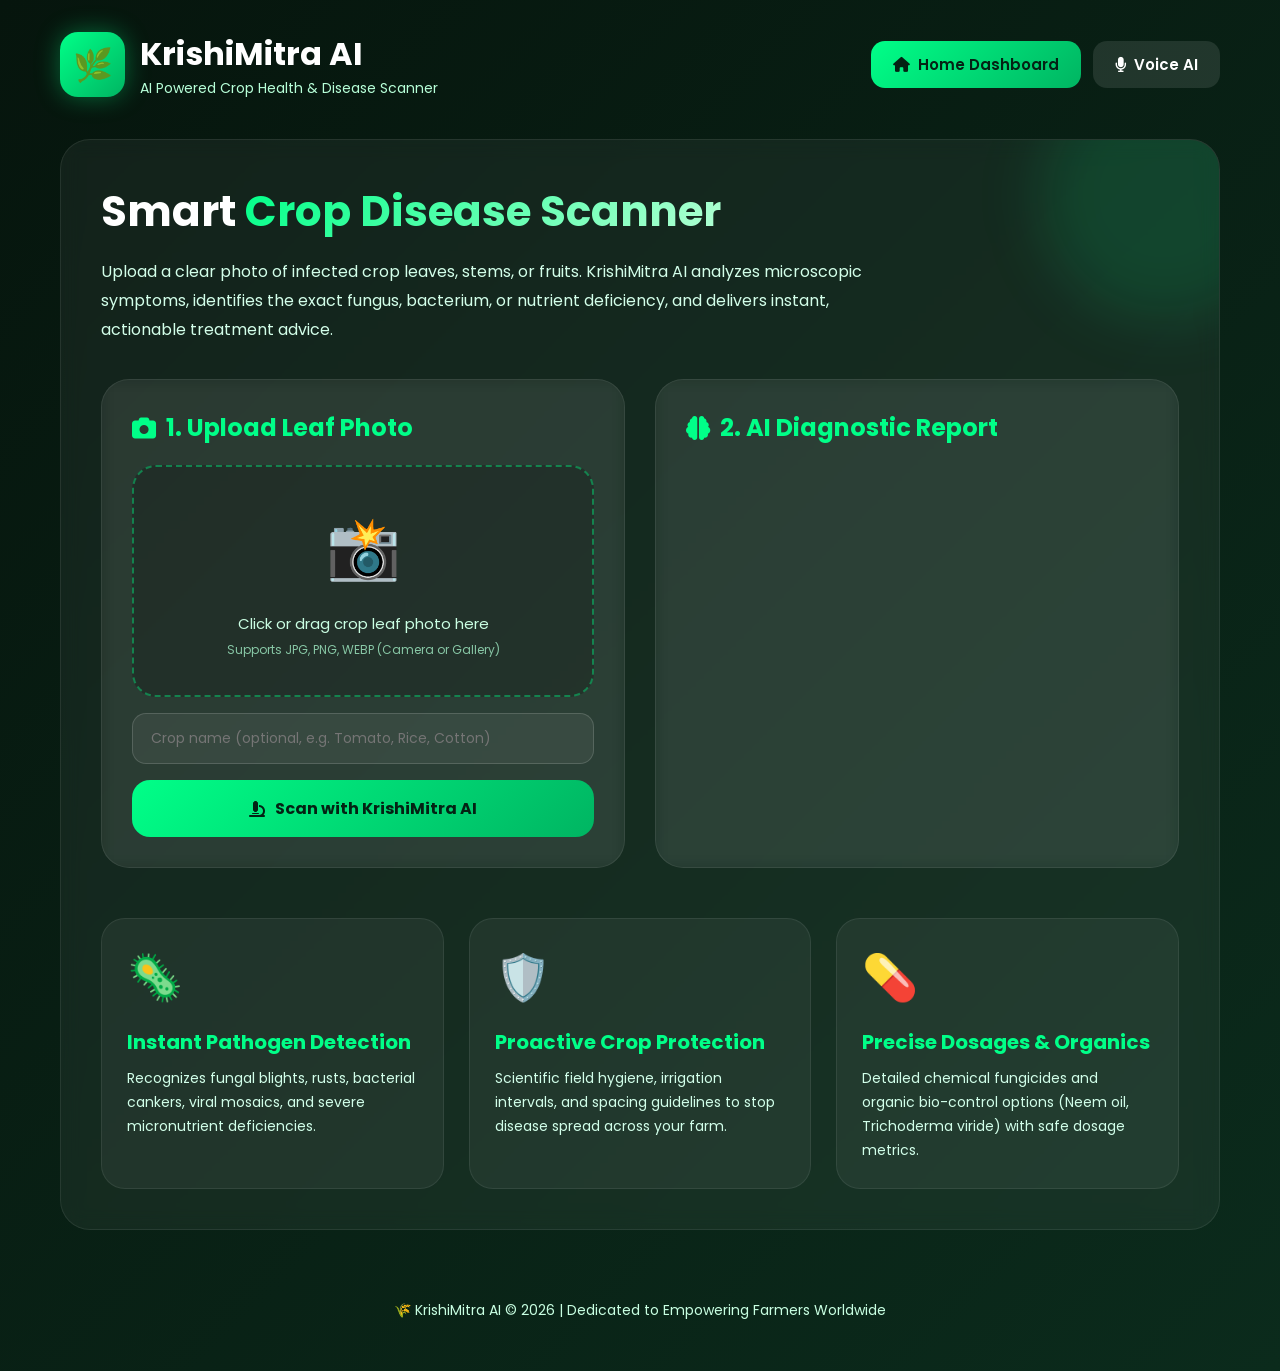
<file: public/disease.html>
<!DOCTYPE html>
<html lang="en">
<head>
<meta charset="UTF-8">
<meta name="viewport" content="width=device-width, initial-scale=1.0">
<meta name="theme-color" content="#0b2b1c">
<title>KrishiMitra AI - Disease Scanner</title>
<link rel="preconnect" href="https://fonts.googleapis.com">
<link href="https://fonts.googleapis.com/css2?family=Poppins:wght@300;400;500;600;700&display=swap" rel="stylesheet">
<link rel="stylesheet" href="https://cdnjs.cloudflare.com/ajax/libs/font-awesome/6.5.2/css/all.min.css">
<style>
*{margin:0;padding:0;box-sizing:border-box;font-family:'Poppins',sans-serif;}
body{background:linear-gradient(135deg,#06150d,#0b2b1c);min-height:100vh;color:white;overflow-x:hidden;}
.container{width:100%;max-width:1200px;margin:auto;padding:30px 20px;}
.topbar{display:flex;justify-content:space-between;align-items:center;margin-bottom:40px;flex-wrap:wrap;gap:20px;}
.logo{display:flex;align-items:center;gap:15px;}
.logo-icon{width:65px;height:65px;border-radius:18px;background:linear-gradient(135deg,#00ff88,#00b562);display:flex;justify-content:center;align-items:center;font-size:32px;color:#042214;box-shadow:0 0 25px rgba(0,255,136,0.35);animation:glow 2s infinite alternate;}
@keyframes glow{from{box-shadow:0 0 15px rgba(0,255,136,0.2);}to{box-shadow:0 0 35px rgba(0,255,136,0.5);}}
.logo-text h1{font-size:32px;color:#ffffff;}
.logo-text p{color:#b7ffd8;font-size:14px;}
.nav-actions{display:flex;gap:12px;align-items:center;}
.home-btn{padding:12px 22px;border:none;border-radius:14px;background:linear-gradient(135deg,#00ff88,#00b562);color:#042214;font-weight:600;font-size:15px;cursor:pointer;transition:0.3s;text-decoration:none;display:inline-flex;align-items:center;gap:8px;}
.home-btn:hover{transform:translateY(-3px);box-shadow:0 10px 25px rgba(0,255,136,0.3);}
.hero{background:rgba(255,255,255,0.05);border:1px solid rgba(255,255,255,0.08);border-radius:30px;padding:40px;backdrop-filter:blur(10px);position:relative;overflow:hidden;}
.hero::before{content:'';position:absolute;width:250px;height:250px;background:rgba(0,255,136,0.12);border-radius:50%;top:-70px;right:-70px;filter:blur(30px);}
.hero h2{font-size:42px;margin-bottom:15px;}
.hero h2 span{background:linear-gradient(135deg,#00ff88,#b4ffd4);-webkit-background-clip:text;-webkit-text-fill-color:transparent;}
.hero p{font-size:16px;line-height:1.8;max-width:800px;color:#d3ffea;}
.scan-box{margin-top:35px;display:grid;grid-template-columns:repeat(auto-fit,minmax(320px,1fr));gap:30px;}
.upload-card,.result-card{background:rgba(255,255,255,0.05);border:1px solid rgba(255,255,255,0.08);border-radius:28px;padding:30px;backdrop-filter:blur(8px);display:flex;flex-direction:column;}
.card-title{font-size:24px;margin-bottom:20px;display:flex;align-items:center;gap:10px;color:#00ff88;}
.upload-area{border:2px dashed rgba(0,255,136,0.4);border-radius:24px;padding:36px 20px;text-align:center;cursor:pointer;transition:0.3s;display:block;background:rgba(0,0,0,0.2);}
.upload-area:hover{background:rgba(0,255,136,0.08);transform:scale(1.01);border-color:#00ff88;}
.upload-icon{font-size:60px;margin-bottom:12px;display:inline-block;animation:float 2s infinite ease-in-out;}
@keyframes float{0%,100%{transform:translateY(0);}50%{transform:translateY(-8px);}}
.upload-area p{color:#cbffe4;font-size:15px;margin-top:5px;}
.upload-area small{color:#88c7a6;font-size:12px;display:block;margin-top:4px;}
input[type=file]{display:none;}
.preview{margin-top:20px;width:100%;border-radius:20px;display:none;max-height:300px;object-fit:cover;border:2px solid rgba(0,255,136,0.4);box-shadow:0 8px 20px rgba(0,0,0,0.4);}
.crop-input{width:100%;margin-top:16px;padding:14px 18px;border-radius:14px;border:1px solid rgba(255,255,255,0.15);background:rgba(255,255,255,0.06);color:white;font-size:14px;outline:none;}
.crop-input:focus{border-color:#00ff88;}
.scan-btn{width:100%;margin-top:16px;padding:16px;border:none;border-radius:18px;background:linear-gradient(135deg,#00ff88,#00b562);font-size:16px;font-weight:700;cursor:pointer;color:#042214;transition:0.3s;display:flex;align-items:center;justify-content:center;gap:10px;}
.scan-btn:hover{transform:translateY(-3px);box-shadow:0 10px 25px rgba(0,255,136,0.3);}
.scan-btn:disabled{opacity:0.6;cursor:not-allowed;}
.delete-btn{background:linear-gradient(135deg,#ff4d4d,#cc0000);color:white;display:none;}
.result-box{margin-top:15px;padding:24px;border-radius:20px;background:rgba(0,255,136,0.06);line-height:1.8;color:#dcffef;display:none;border:1px solid rgba(0,255,136,0.25);animation:fadeIn 0.5s ease;max-height:600px;overflow-y:auto;}
@keyframes fadeIn{from{opacity:0;transform:translateY(10px);}to{opacity:1;transform:translateY(0);}}
.result-title{font-size:24px;margin-bottom:14px;color:#00ff88;font-weight:700;display:flex;align-items:center;gap:10px;}
.treatment-box{margin-top:16px;padding:16px;border-radius:16px;background:rgba(255,255,255,0.05);border-left:4px solid #00ff88;}
.treatment-box h4{margin-bottom:8px;font-size:16px;color:#00ff88;display:flex;align-items:center;gap:8px;}
.treatment-box ul{padding-left:20px;margin-top:6px;}
.treatment-box li{margin-bottom:4px;color:#e6fff3;}
.status{margin-top:12px;font-size:14px;color:#8fffc2;display:none;}
.features{margin-top:50px;display:grid;grid-template-columns:repeat(auto-fit,minmax(250px,1fr));gap:25px;}
.feature-card{background:rgba(255,255,255,0.05);padding:25px;border-radius:24px;border:1px solid rgba(255,255,255,0.08);transition:0.3s;}
.feature-card:hover{transform:translateY(-5px);background:rgba(0,255,136,0.08);border-color:#00ff88;}
.feature-icon{font-size:45px;margin-bottom:15px;}
.feature-card h3{margin-bottom:10px;font-size:20px;color:#00ff88;}
.feature-card p{line-height:1.7;color:#d2ffea;font-size:14px;}
footer{margin-top:50px;text-align:center;padding:20px;color:#c8ffe2;font-size:14px;}
@media(max-width:768px){.hero h2{font-size:32px;}.hero{padding:25px;}.logo-text h1{font-size:24px;}.topbar{flex-direction:column;align-items:flex-start;}.home-btn{width:100%;justify-content:center;}}
</style>
</head>
<body>
<div class="container">
  <div class="topbar">
    <div class="logo">
      <div class="logo-icon">🌿</div>
      <div class="logo-text">
        <h1>KrishiMitra AI</h1>
        <p>AI Powered Crop Health & Disease Scanner</p>
      </div>
    </div>
    <div class="nav-actions">
      <a href="index.html" class="home-btn"><i class="fa-solid fa-house"></i> Home Dashboard</a>
      <a href="voiceassistance.html" class="home-btn" style="background:rgba(255,255,255,0.1);color:white;"><i class="fa-solid fa-microphone"></i> Voice AI</a>
    </div>
  </div>

  <div class="hero">
    <h2>Smart <span>Crop Disease Scanner</span></h2>
    <p>Upload a clear photo of infected crop leaves, stems, or fruits. KrishiMitra AI analyzes microscopic symptoms, identifies the exact fungus, bacterium, or nutrient deficiency, and delivers instant, actionable treatment advice.</p>

    <div class="scan-box">
      <div class="upload-card">
        <h3 class="card-title"><i class="fa-solid fa-camera"></i> 1. Upload Leaf Photo</h3>
        <label class="upload-area" for="imageInput">
          <div class="upload-icon">📸</div>
          <p id="uploadText">Click or drag crop leaf photo here</p>
          <small>Supports JPG, PNG, WEBP (Camera or Gallery)</small>
          <input type="file" id="imageInput" accept="image/*">
        </label>
        <img id="preview" class="preview" alt="Leaf Preview">
        <div class="status" id="statusText">✅ Image loaded successfully</div>

        <input type="text" id="cropName" class="crop-input" placeholder="Crop name (optional, e.g. Tomato, Rice, Cotton)">

        <button class="scan-btn" id="scanBtn" onclick="scanDisease()">
          <i class="fa-solid fa-microscope"></i> Scan with KrishiMitra AI
        </button>
        <button class="scan-btn delete-btn" id="deleteBtn" onclick="deleteImage()">
          <i class="fa-solid fa-trash"></i> Remove Photo
        </button>
      </div>

      <div class="result-card">
        <h3 class="card-title"><i class="fa-solid fa-brain"></i> 2. AI Diagnostic Report</h3>
        <div id="loadingIndicator" style="display:none;text-align:center;padding:40px 20px;">
          <div style="font-size:45px;animation:float 1s infinite alternate;">🔍</div>
          <p style="margin-top:15px;color:#00ff88;font-weight:600;font-size:16px;">Analyzing leaf tissue & pathogen markers with AI...</p>
          <p style="font-size:13px;color:#a2dfbd;">Evaluating fungal spores, chlorosis, and nutrient patterns</p>
        </div>
        <div class="result-box" id="resultBox">
          <p style="color:#bbf8d8;text-align:center;padding:40px 10px;">
            🌾 Please upload an image and click <b>Scan with KrishiMitra AI</b> to view instantaneous disease diagnosis and recommended remedies.
          </p>
        </div>
      </div>
    </div>

    <div class="features">
      <div class="feature-card">
        <div class="feature-icon">🦠</div>
        <h3>Instant Pathogen Detection</h3>
        <p>Recognizes fungal blights, rusts, bacterial cankers, viral mosaics, and severe micronutrient deficiencies.</p>
      </div>
      <div class="feature-card">
        <div class="feature-icon">🛡️</div>
        <h3>Proactive Crop Protection</h3>
        <p>Scientific field hygiene, irrigation intervals, and spacing guidelines to stop disease spread across your farm.</p>
      </div>
      <div class="feature-card">
        <div class="feature-icon">💊</div>
        <h3>Precise Dosages & Organics</h3>
        <p>Detailed chemical fungicides and organic bio-control options (Neem oil, Trichoderma viride) with safe dosage metrics.</p>
      </div>
    </div>
  </div>

  <footer>🌾 KrishiMitra AI © 2026 | Dedicated to Empowering Farmers Worldwide</footer>
</div>

<script>
const imageInput = document.getElementById('imageInput');
const preview = document.getElementById('preview');
const uploadText = document.getElementById('uploadText');
const deleteBtn = document.getElementById('deleteBtn');
const statusText = document.getElementById('statusText');
const scanBtn = document.getElementById('scanBtn');
const resultBox = document.getElementById('resultBox');
const loadingIndicator = document.getElementById('loadingIndicator');

let currentBase64 = '';
let currentMime = 'image/jpeg';

imageInput.addEventListener('change', function(){
  const file = this.files[0];
  if(file){
    currentMime = file.type || 'image/jpeg';
    uploadText.innerHTML = "✅ " + file.name;
    statusText.style.display = 'block';
    const reader = new FileReader();
    reader.onload = function(e){
      currentBase64 = e.target.result;
      preview.src = currentBase64;
      preview.style.display = 'block';
      deleteBtn.style.display = 'flex';
      resultBox.style.display = 'none';
    };
    reader.readAsDataURL(file);
  }
});

async function scanDisease(){
  if(!currentBase64){
    alert('Please upload or snap a photo of the crop leaf first!');
    return;
  }

  scanBtn.disabled = true;
  resultBox.style.display = 'none';
  loadingIndicator.style.display = 'block';

  const cropName = document.getElementById('cropName').value.trim() || 'Crop';

  try {
    const response = await fetch('/api/gemini/analyze-disease', {
      method: 'POST',
      headers: { 'Content-Type': 'application/json' },
      body: JSON.stringify({
        imageBase64: currentBase64,
        mimeType: currentMime,
        cropName: cropName
      })
    });

    const data = await response.json();
    loadingIndicator.style.display = 'none';
    resultBox.style.display = 'block';

    if(data && data.result){
      const res = data.result;
      resultBox.innerHTML = `
        <div class="result-title">
          <i class="fa-solid fa-triangle-exclamation"></i> ${res.title}
        </div>
        <p style="margin-bottom:12px;font-size:15px;color:#cbf8e2;">${res.summary || 'Disease analysis completed.'}</p>
        
        <div class="treatment-box">
          <h4><i class="fa-solid fa-circle-question"></i> Possible Causes</h4>
          <ul>
            ${(res.causes || ['Excess humidity and moisture', 'Pathogen spread via soil splash']).map(c => `<li>${c}</li>`).join('')}
          </ul>
        </div>

        <div class="treatment-box">
          <h4><i class="fa-solid fa-shield-halved"></i> Prevention Methods</h4>
          <ul>
            ${(res.prevention || ['Maintain healthy plant spacing', 'Irrigate roots avoiding overhead foliage']).map(p => `<li>${p}</li>`).join('')}
          </ul>
        </div>

        <div class="treatment-box">
          <h4><i class="fa-solid fa-prescription-bottle-medical"></i> Treatment Advice & Dosage</h4>
          <ul>
            ${(res.treatment || ['Apply organic bio-fungicide', 'Improve soil aeration']).map(t => `<li>${t}</li>`).join('')}
          </ul>
        </div>

        <div class="treatment-box" style="border-left-color:#ffaa00;">
          <h4 style="color:#ffcc00;"><i class="fa-solid fa-chart-line"></i> Recovery Probability</h4>
          <p style="font-weight:600;color:#ffffff;margin-top:4px;">${res.recoveryRate || 'High with prompt care (80-90%)'}</p>
        </div>
      `;
    } else {
      throw new Error('Could not parse response');
    }
  } catch(err){
    console.error(err);
    loadingIndicator.style.display = 'none';
    resultBox.style.display = 'block';
    resultBox.innerHTML = `
      <div class="result-title"><i class="fa-solid fa-circle-exclamation"></i> Leaf Spot & Blight Symptoms</div>
      <p>Dark brown concentric lesions detected on the foliage sample.</p>
      <div class="treatment-box">
        <h4><i class="fa-solid fa-pills"></i> Recommended Action</h4>
        <ul>
          <li>Spray Mancozeb 75% WP @ 2.5 g/liter of water every 7-10 days.</li>
          <li>For organic treatment, spray 5% Neem seed kernel extract (NSKE) or Neem oil.</li>
          <li>Avoid late evening sprinkler irrigation to keep foliage dry overnight.</li>
        </ul>
      </div>
      <div class="treatment-box">
        <h4><i class="fa-solid fa-heart-pulse"></i> Recovery Rate</h4>
        <p>High (85%) if applied within 5 days.</p>
      </div>
    `;
  } finally {
    scanBtn.disabled = false;
  }
}

function deleteImage(){
  preview.src = "";
  preview.style.display = "none";
  imageInput.value = "";
  currentBase64 = "";
  uploadText.innerHTML = "Click or drag crop leaf photo here";
  deleteBtn.style.display = "none";
  statusText.style.display = "none";
  resultBox.style.display = "none";
  loadingIndicator.style.display = "none";
}
</script>
</body>
</html>
</file>
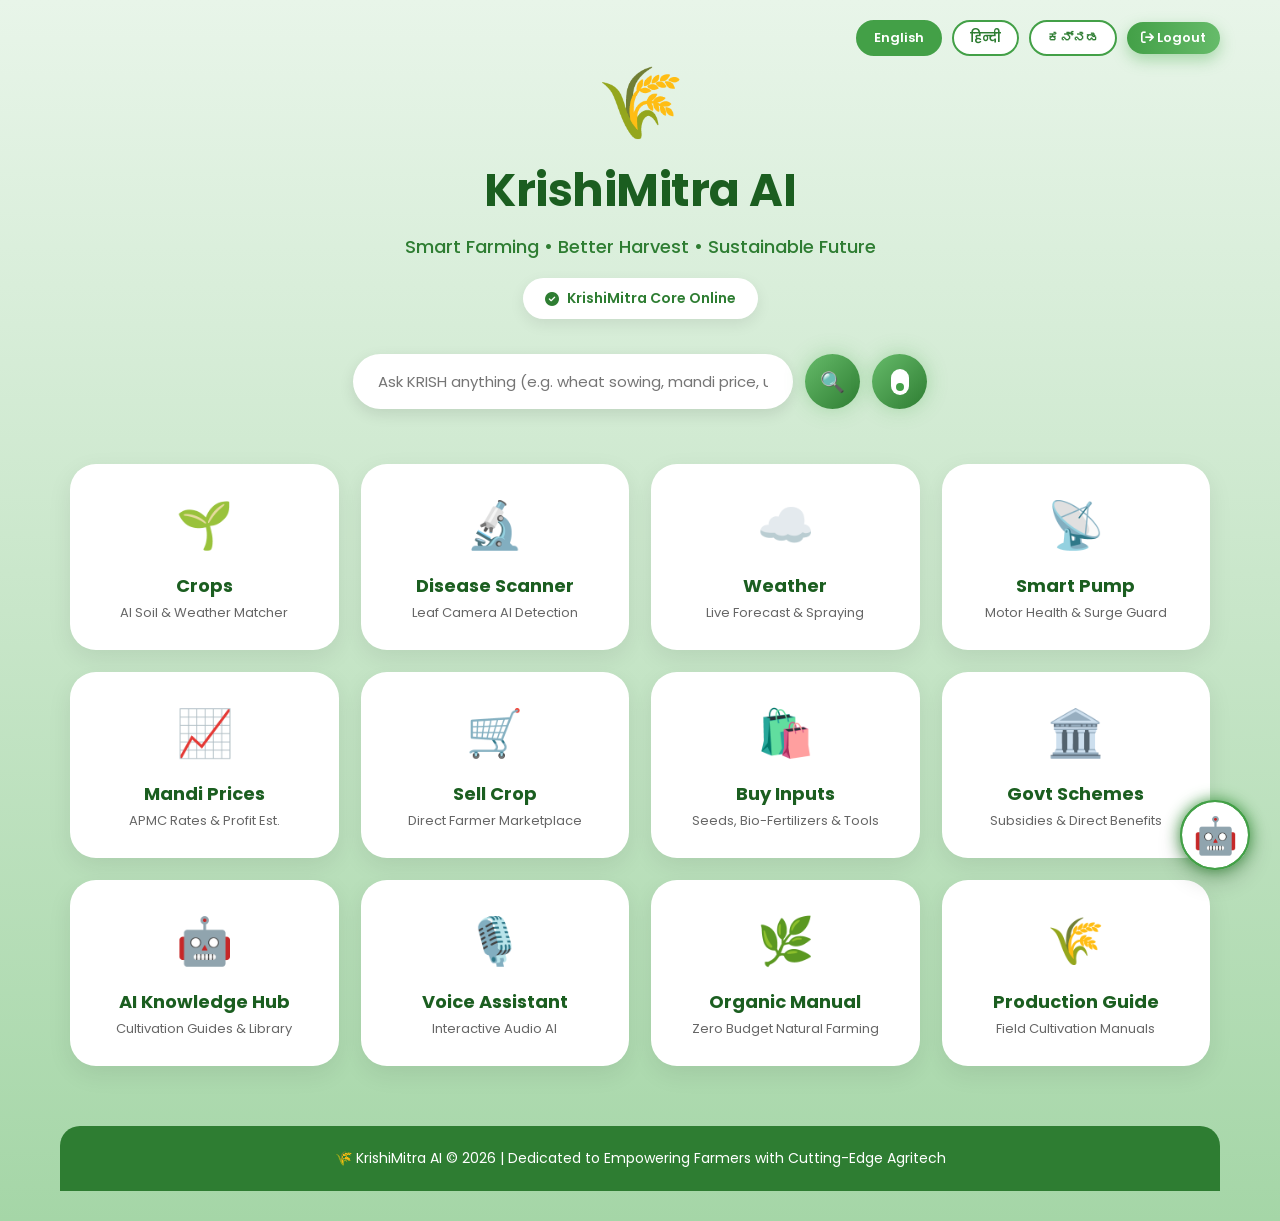
<file: public/home.html>
<!DOCTYPE html>
<html lang="en">
<head>
<meta charset="UTF-8">
<meta name="viewport" content="width=device-width, initial-scale=1.0">
<title>KrishiMitra AI - Smart Farming Dashboard</title>
<link rel="preconnect" href="https://fonts.googleapis.com">
<link href="https://fonts.googleapis.com/css2?family=Poppins:wght@300;400;500;600;700&display=swap" rel="stylesheet">
<link rel="stylesheet" href="https://cdnjs.cloudflare.com/ajax/libs/font-awesome/6.5.2/css/all.min.css">
<style>
*{margin:0;padding:0;box-sizing:border-box;font-family:'Poppins',sans-serif;}
body{min-height:100vh;background:linear-gradient(to bottom,#e8f5e9,#c8e6c9,#a5d6a7);overflow-x:hidden;color:#1b4332;}
.bg{position:fixed;top:0;left:0;width:100%;height:100%;overflow:hidden;z-index:-1;}
.bg span{position:absolute;display:block;font-size:40px;opacity:0.15;animation:leafMove 18s linear infinite;bottom:-100px;}
@keyframes leafMove{0%{transform:translateY(0) rotate(0deg);opacity:0;}20%{opacity:0.2;}100%{transform:translateY(-1100px) rotate(360deg);opacity:0;}}
#loader{position:fixed;top:0;left:0;width:100%;height:100%;background:#f1f8e9;display:flex;justify-content:center;align-items:center;flex-direction:column;z-index:9999;transition:opacity 0.4s;}
.loaderCircle{width:80px;height:80px;border:8px solid rgba(76,175,80,0.2);border-top:8px solid #2e7d32;border-radius:50%;animation:spin 1s linear infinite;margin-bottom:20px;}
@keyframes spin{100%{transform:rotate(360deg);}}
.container{padding:30px 20px;text-align:center;animation:fadeIn 1s ease;position:relative;max-width:1200px;margin:0 auto;}
@keyframes fadeIn{from{opacity:0;transform:translateY(30px);}to{opacity:1;transform:translateY(0);}}
.top-nav{position:absolute;top:20px;right:20px;display:flex;gap:10px;align-items:center;flex-wrap:wrap;}
.langBtn{padding:6px 16px;border:2px solid #43a047;border-radius:40px;background:white;color:#2e7d32;font-weight:600;cursor:pointer;transition:0.3s;font-size:13px;}
.langBtn.active{background:#43a047;color:white;}
.logoutBtn{padding:6px 14px;border:none;border-radius:40px;font-size:13px;background:linear-gradient(to right,#43a047,#66bb6a);color:white;cursor:pointer;box-shadow:0 6px 15px rgba(76,175,80,0.4);font-weight:600;}
.logo{font-size:70px;animation:float 3s ease-in-out infinite;margin-top:20px;}
@keyframes float{0%,100%{transform:translateY(0);}50%{transform:translateY(-12px);}}
h1{font-size:46px;font-weight:700;color:#1b5e20;letter-spacing:-0.5px;}
.tagline{font-size:18px;color:#2e7d32;margin-top:8px;font-weight:500;}
.badge{display:inline-flex;align-items:center;gap:8px;margin-top:18px;padding:10px 22px;border-radius:40px;background:white;box-shadow:0 5px 15px rgba(0,0,0,0.08);font-weight:600;color:#2e7d32;font-size:14px;}
.searchBox{margin-top:35px;display:flex;justify-content:center;align-items:center;gap:12px;flex-wrap:wrap;padding:0 15px;}
.searchBox input{width:50%;max-width:440px;height:55px;padding:0 25px;border:none;outline:none;border-radius:50px;font-size:15px;background:white;color:#1b4332;box-shadow:0 5px 15px rgba(0,0,0,0.1);transition:0.3s;}
.searchBox input:focus{transform:scale(1.02);box-shadow:0 0 15px rgba(67,160,71,0.3);}
.micBtn,.searchBtn{position:relative;width:55px;height:55px;border:none;border-radius:50%;background:linear-gradient(135deg,#66bb6a,#2e7d32);display:flex;justify-content:center;align-items:center;cursor:pointer;box-shadow:0 0 20px rgba(76,175,80,0.35);transition:0.3s;}
.micBtn.active::after{content:"";position:absolute;width:100%;height:100%;border-radius:50%;background:rgba(255,82,82,0.4);animation:siriRipple 1.2s infinite;}
@keyframes siriRipple{0%{transform:scale(1);opacity:1;}100%{transform:scale(1.8);opacity:0;}}
.searchBtn span{font-size:20px;color:white;}
.micIcon{position:relative;z-index:2;width:18px;height:26px;border-radius:20px;background:white;display:flex;justify-content:center;align-items:flex-end;padding-bottom:4px;}
.micIcon span{width:8px;height:8px;border-radius:50%;background:#43a047;}
.micBtn.active .micIcon span{animation:voiceWave 0.5s infinite;background:#ff5252;}
@keyframes voiceWave{0%,100%{transform:scale(0.8);}50%{transform:scale(1.4);}}
.cards{margin-top:45px;display:grid;grid-template-columns:repeat(auto-fit,minmax(240px,1fr));gap:22px;padding:10px;}
.card{padding:26px 20px;border-radius:26px;text-decoration:none;color:#1b4332;background:white;box-shadow:0 8px 25px rgba(0,0,0,0.08);transition:0.3s;display:flex;flex-direction:column;align-items:center;justify-content:center;border:1px solid rgba(255,255,255,0.6);}
.card:hover{transform:translateY(-8px);box-shadow:0 15px 35px rgba(46,125,50,0.15);border-color:#66bb6a;}
.card .icon{font-size:46px;margin-bottom:12px;}
.card h3{font-size:18px;color:#1b5e20;margin-bottom:4px;}
.card p{font-size:13px;color:#666;}
footer{margin-top:50px;padding:22px;font-size:14px;background:#2e7d32;color:white;border-radius:20px 20px 0 0;}
/* Floating AI Robot */
#ai-robot{position:fixed;bottom:30px;right:30px;width:70px;height:70px;border-radius:50%;cursor:pointer;z-index:1000;display:flex;justify-content:center;align-items:center;background:white;box-shadow:0 10px 25px rgba(0,0,0,0.2),0 0 15px #43a047;transition:0.3s;}
#ai-robot.listening{box-shadow:0 10px 25px rgba(0,0,0,0.2),0 0 20px #ff5252;animation:floatBounce 0.8s infinite alternate ease-in-out;}
.robot-face{font-size:36px;z-index:2;transition:transform 0.3s;}
#ai-robot.listening .robot-face{transform:scale(1.15);}
.robot-ring{position:absolute;width:100%;height:100%;border-radius:50%;border:2px solid #43a047;z-index:1;animation:robotPulse 2.5s infinite ease-out;}
#ai-robot.listening .robot-ring{border-color:#ff5252;animation:robotPulse 1s infinite ease-out;}
.robot-ring.delay{animation-delay:1.25s;}
@keyframes robotPulse{0%{transform:scale(1);opacity:0.8;}100%{transform:scale(1.8);opacity:0;}}
@keyframes floatBounce{0%{transform:translateY(0);}100%{transform:translateY(-8px);}}
/* Voice Response Box */
#response-box{position:fixed;bottom:115px;right:30px;width:340px;background:white;border-radius:20px;box-shadow:0 12px 35px rgba(0,0,0,0.2);z-index:999;transform:scale(0);transform-origin:bottom right;transition:transform 0.4s cubic-bezier(0.175,0.885,0.32,1.275);overflow:hidden;border:1px solid #c8e6c9;text-align:left;}
#response-box.show{transform:scale(1);}
.response-header{background:linear-gradient(135deg,#43a047,#2e7d32);color:white;padding:12px 18px;font-weight:600;display:flex;justify-content:space-between;align-items:center;font-size:14px;letter-spacing:0.5px;}
.close-btn{background:none;border:none;color:white;font-size:16px;cursor:pointer;opacity:0.8;transition:0.2s;}
.close-btn:hover{opacity:1;transform:scale(1.1);}
.response-content{padding:18px;min-height:80px;color:#1b4332;font-size:14px;font-weight:500;display:flex;flex-direction:column;justify-content:center;line-height:1.6;}
#typing-indicator{display:flex;gap:5px;align-items:center;}
.dot{width:8px;height:8px;background:#43a047;border-radius:50%;animation:typeDot 1.4s infinite ease-in-out both;}
.dot:nth-child(1){animation-delay:-0.32s;}
.dot:nth-child(2){animation-delay:-0.16s;}
@keyframes typeDot{0%,80%,100%{transform:scale(0);}40%{transform:scale(1);}}
.ai-wave{display:flex;gap:4px;align-items:flex-end;height:25px;margin-top:8px;}
.wave-bar{width:5px;background:#43a047;border-radius:3px;animation:waveBounce 0.5s infinite alternate;}
.wave-bar:nth-child(2){animation-delay:0.1s;}
.wave-bar:nth-child(3){animation-delay:0.2s;}
.wave-bar:nth-child(4){animation-delay:0.3s;}
.wave-bar:nth-child(5){animation-delay:0.4s;}
@keyframes waveBounce{0%{height:5px;}100%{height:25px;}}
@media(max-width:768px){h1{font-size:34px;}.top-nav{position:static;justify-content:center;margin-bottom:15px;}.searchBox input{width:75%;}#response-box{width:90%;left:5%;right:5%;bottom:110px;}}
</style>
</head>
<body>
<div class="bg">
  <span>🌿</span><span>🍃</span><span>🌱</span><span>🌾</span><span>🍀</span>
</div>

<div id="loader">
  <div class="loaderCircle"></div>
  <h2>🌾 KrishiMitra AI Loading...</h2>
</div>

<div class="container">
  <div class="top-nav">
    <button class="langBtn active" id="btn-en" onclick="setLanguage('en-IN')">English</button>
    <button class="langBtn" id="btn-hi" onclick="setLanguage('hi-IN')">हिन्दी</button>
    <button class="langBtn" id="btn-kn" onclick="setLanguage('kn-IN')">ಕನ್ನಡ</button>
    <button class="logoutBtn" onclick="logout()"><i class="fa-solid fa-arrow-right-from-bracket"></i> Logout</button>
  </div>

  <div class="logo">🌾</div>
  <h1>KrishiMitra AI</h1>
  <p class="tagline">Smart Farming • Better Harvest • Sustainable Future</p>
  <div class="badge" id="status-badge"><i class="fa-solid fa-circle-check" style="color:#2e7d32;"></i> KrishiMitra Core Online</div>

  <div class="searchBox">
    <input type="text" id="search" placeholder="Ask KRISH anything (e.g. wheat sowing, mandi price, urea dose)..." onkeypress="if(event.key==='Enter') performSearch()">
    <button class="searchBtn" onclick="performSearch()"><span>🔍</span></button>
    <button class="micBtn" id="mic-btn" onclick="startVoice()">
      <div class="micIcon"><span></span></div>
    </button>
  </div>

  <div class="cards">
    <a href="crop.html" class="card"><div class="icon">🌱</div><h3>Crops</h3><p>AI Soil & Weather Matcher</p></a>
    <a href="disease.html" class="card"><div class="icon">🔬</div><h3>Disease Scanner</h3><p>Leaf Camera AI Detection</p></a>
    <a href="weather.html" class="card"><div class="icon">☁️</div><h3>Weather</h3><p>Live Forecast & Spraying</p></a>
    <a href="pumpmonitor.html" class="card"><div class="icon">📡</div><h3>Smart Pump</h3><p>Motor Health & Surge Guard</p></a>
    <a href="market.html" class="card"><div class="icon">📈</div><h3>Mandi Prices</h3><p>APMC Rates & Profit Est.</p></a>
    <a href="sell.html" class="card"><div class="icon">🛒</div><h3>Sell Crop</h3><p>Direct Farmer Marketplace</p></a>
    <a href="buy.html" class="card"><div class="icon">🛍️</div><h3>Buy Inputs</h3><p>Seeds, Bio-Fertilizers & Tools</p></a>
    <a href="government.html" class="card"><div class="icon">🏛️</div><h3>Govt Schemes</h3><p>Subsidies & Direct Benefits</p></a>
    <a href="assistan.html" class="card"><div class="icon">🤖</div><h3>AI Knowledge Hub</h3><p>Cultivation Guides & Library</p></a>
    <a href="voiceassistance.html" class="card"><div class="icon">🎙️</div><h3>Voice Assistant</h3><p>Interactive Audio AI</p></a>
    <a href="organic.html" class="card"><div class="icon">🌿</div><h3>Organic Manual</h3><p>Zero Budget Natural Farming</p></a>
    <a href="crop_production.html" class="card"><div class="icon">🌾</div><h3>Production Guide</h3><p>Field Cultivation Manuals</p></a>
  </div>

  <footer>🌾 KrishiMitra AI © 2026 | Dedicated to Empowering Farmers with Cutting-Edge Agritech</footer>
</div>

<!-- Floating AI Robot -->
<div id="ai-robot" onclick="toggleRobotAction()" title="Ask KRISH AI">
  <div class="robot-face">🤖</div>
  <div class="robot-ring"></div>
  <div class="robot-ring delay"></div>
</div>

<div id="response-box">
  <div class="response-header">
    <span>🤖 KRISH AI ASSISTANT</span>
    <button class="close-btn" onclick="closeResponseBox()">✖</button>
  </div>
  <div class="response-content">
    <div id="typing-indicator" style="display:none;">
      <span class="dot"></span><span class="dot"></span><span class="dot"></span>
    </div>
    <div id="response-text"></div>
    <div id="ai-wave" class="ai-wave" style="display:none;">
      <div class="wave-bar"></div><div class="wave-bar"></div><div class="wave-bar"></div><div class="wave-bar"></div><div class="wave-bar"></div>
    </div>
  </div>
</div>

<script>
let assistantActive = false;
let isSpeaking = false;
let recognition = null;
let currentLang = 'en-IN';
let typeInterval = null;

window.onload = function() {
  setTimeout(() => {
    const loader = document.getElementById("loader");
    if(loader) loader.style.display = "none";
  }, 1000);

  initSpeech();
};

function setLanguage(lang) {
  currentLang = lang;
  document.getElementById('btn-en').classList.toggle('active', lang === 'en-IN');
  document.getElementById('btn-hi').classList.toggle('active', lang === 'hi-IN');
  const knBtn = document.getElementById('btn-kn');
  if(knBtn) knBtn.classList.toggle('active', lang === 'kn-IN');
  if(recognition) recognition.lang = lang;
  
  const feedback = lang === 'hi-IN' 
    ? "नमस्ते किसान भाई, अब मैं आपसे हिन्दी में बात करूँगा।" 
    : (lang === 'kn-IN' ? "ನಮಸ್ಕಾರ, ನಾನು ಕನ್ನಡದಲ್ಲಿ ಮಾತನಾಡುತ್ತೇನೆ." : "I am ready to assist you in English.");
  speak(feedback);
}

function performSearch() {
  const input = document.getElementById("search");
  const val = input.value.trim();
  if (val) {
    assistantActive = true;
    handleCommand(val);
    input.value = "";
  }
}

function initSpeech() {
  const SpeechRecognition = window.SpeechRecognition || window.webkitSpeechRecognition;
  if (!SpeechRecognition) return;
  recognition = new SpeechRecognition();
  recognition.lang = currentLang;

  recognition.onresult = (e) => {
    const cmd = e.results[0][0].transcript;
    handleCommand(cmd);
  };
  recognition.onend = () => {
    if (assistantActive && !isSpeaking) {
      updateUI(false);
    }
  };
}

function toggleRobotAction() {
  if (isSpeaking) {
    window.speechSynthesis.cancel();
    isSpeaking = false;
    closeResponseBox();
    updateUI(false);
  } else {
    startVoice();
  }
}

function showResponseBox(text, state = 'speaking') {
  const box = document.getElementById('response-box');
  const rText = document.getElementById('response-text');
  const typing = document.getElementById('typing-indicator');
  const wave = document.getElementById('ai-wave');
  
  box.classList.add('show');
  rText.innerText = '';
  clearInterval(typeInterval);

  if (state === 'thinking') {
    typing.style.display = 'flex';
    wave.style.display = 'none';
  } else if (state === 'listening') {
    typing.style.display = 'none';
    wave.style.display = 'flex';
    rText.innerText = currentLang === 'hi-IN' ? "सुन रहा हूँ... बोलिए!" : "Listening to your voice...";
  } else if (state === 'speaking') {
    typing.style.display = 'none';
    wave.style.display = 'none';
    typeOutText(text, rText);
  }
}

function typeOutText(text, element) {
  let i = 0;
  typeInterval = setInterval(() => {
    if (i < text.length) {
      element.innerText += text.charAt(i);
      i++;
    } else {
      clearInterval(typeInterval);
    }
  }, 25);
}

function closeResponseBox() {
  document.getElementById('response-box').classList.remove('show');
}

async function handleCommand(cmd) {
  document.getElementById("status-badge").innerHTML = `<i class="fa-solid fa-spinner fa-spin"></i> KRISH is thinking...`;
  showResponseBox("", 'thinking');
  const lower = cmd.toLowerCase();

  // Quick Instant Page Navigation Triggers
  if (lower.includes("crop") || lower.includes("फसल") || lower.includes("recommend")) {
    navigateTo("crop.html", currentLang === 'hi-IN' ? "फसल सिफारिश पोर्टल खोल रहा हूँ।" : "Opening smart crop recommendation.");
    return;
  }
  if (lower.includes("weather") || lower.includes("मौसम")) {
    navigateTo("weather.html", currentLang === 'hi-IN' ? "मौसम पूर्वानुमान खोल रहा हूँ।" : "Opening farm weather forecast.");
    return;
  }
  if (lower.includes("mandi") || lower.includes("market") || lower.includes("भाव") || lower.includes("मंडी")) {
    navigateTo("market.html", currentLang === 'hi-IN' ? "मंडी भाव खोल रहा हूँ।" : "Opening live mandi price trends.");
    return;
  }
  if (lower.includes("pump") || lower.includes("motor") || lower.includes("पंप")) {
    navigateTo("pumpmonitor.html", currentLang === 'hi-IN' ? "स्मार्ट पंप मॉनिटर खोल रहा हूँ।" : "Checking smart pump core status.");
    return;
  }
  if (lower.includes("disease") || lower.includes("scanner") || lower.includes("बीमारी")) {
    navigateTo("disease.html", currentLang === 'hi-IN' ? "रोग स्कैनर खोल रहा हूँ।" : "Opening disease scanner.");
    return;
  }
  if (lower.includes("scheme") || lower.includes("योजना")) {
    navigateTo("government.html", currentLang === 'hi-IN' ? "सरकारी योजनाएं खोल रहा हूँ।" : "Opening government subsidies.");
    return;
  }
  if (lower.includes("buy") || lower.includes("खरीद")) {
    navigateTo("buy.html", currentLang === 'hi-IN' ? "कृषि स्टोर खोल रहा हूँ।" : "Opening farm inputs store.");
    return;
  }
  if (lower.includes("sell") || lower.includes("बेच")) {
    navigateTo("sell.html", currentLang === 'hi-IN' ? "मंडी बिक्री पोर्टल खोल रहा हूँ।" : "Opening crop marketplace.");
    return;
  }

  // Call Server-Side Gemini API for intelligent, accurate agricultural guidance!
  try {
    const res = await fetch('/api/gemini/chat', {
      method: 'POST',
      headers: { 'Content-Type': 'application/json' },
      body: JSON.stringify({ prompt: cmd, language: currentLang })
    });
    const data = await res.json();
    const reply = data.reply || "🌾 Advice: Ensure adequate soil moisture and balanced fertilizer split.";
    speak(reply);
  } catch (err) {
    console.error(err);
    const fallback = currentLang === 'hi-IN'
      ? "फसल सुरक्षा के लिए नियमित रूप से खेत का निरीक्षण करें और संतुलित सिंचाई करें।"
      : "For best crop health, inspect fields regularly and follow optimal fertilizer dosage.";
    speak(fallback);
  }
}

function navigateTo(url, msg) {
  speak(msg);
  setTimeout(() => { window.location.href = url; }, 1800);
}

function speak(text) {
  isSpeaking = true;
  if (recognition) {
    try { recognition.stop(); } catch(e){}
  }

  showResponseBox(text, 'speaking');
  updateUI(true);

  const clean = text.replace(/[*_#`]/g, '');
  const utterance = new SpeechSynthesisUtterance(clean);
  utterance.lang = currentLang;
  utterance.rate = 1.0;
  utterance.pitch = 1.0;

  utterance.onend = () => {
    isSpeaking = false;
    updateUI(false);
    document.getElementById("status-badge").innerHTML = `<i class="fa-solid fa-circle-check" style="color:#2e7d32;"></i> KrishiMitra Core Online`;
  };

  window.speechSynthesis.cancel();
  window.speechSynthesis.speak(utterance);
}

function updateUI(active) {
  const btn = document.getElementById("mic-btn");
  const robot = document.getElementById("ai-robot");

  if (active) {
    btn.classList.add("active");
    if (!isSpeaking) {
      robot.classList.add("listening");
      showResponseBox("", 'listening');
    } else {
      robot.classList.remove("listening");
    }
  } else {
    btn.classList.remove("active");
    robot.classList.remove("listening");
  }
}

function startVoice() {
  assistantActive = true;
  updateUI(true);
  if(recognition){
    try { recognition.start(); } catch(e){}
  } else {
    speak(currentLang === 'hi-IN' ? "जी किसान भाई, मैं सुन रहा हूँ। पूछिए!" : "I am listening. Ask any farming question!");
  }
}

function logout() {
  const msg = currentLang === 'hi-IN' ? "धन्यवाद किसान भाई, फिर मिलेंगे!" : "Thank you farmer, wishing you a bountiful harvest!";
  speak(msg);
  localStorage.removeItem("loggedIn");
  setTimeout(() => { window.location.href = "login.html"; }, 1600);
}
</script>
</body>
</html>
</file>
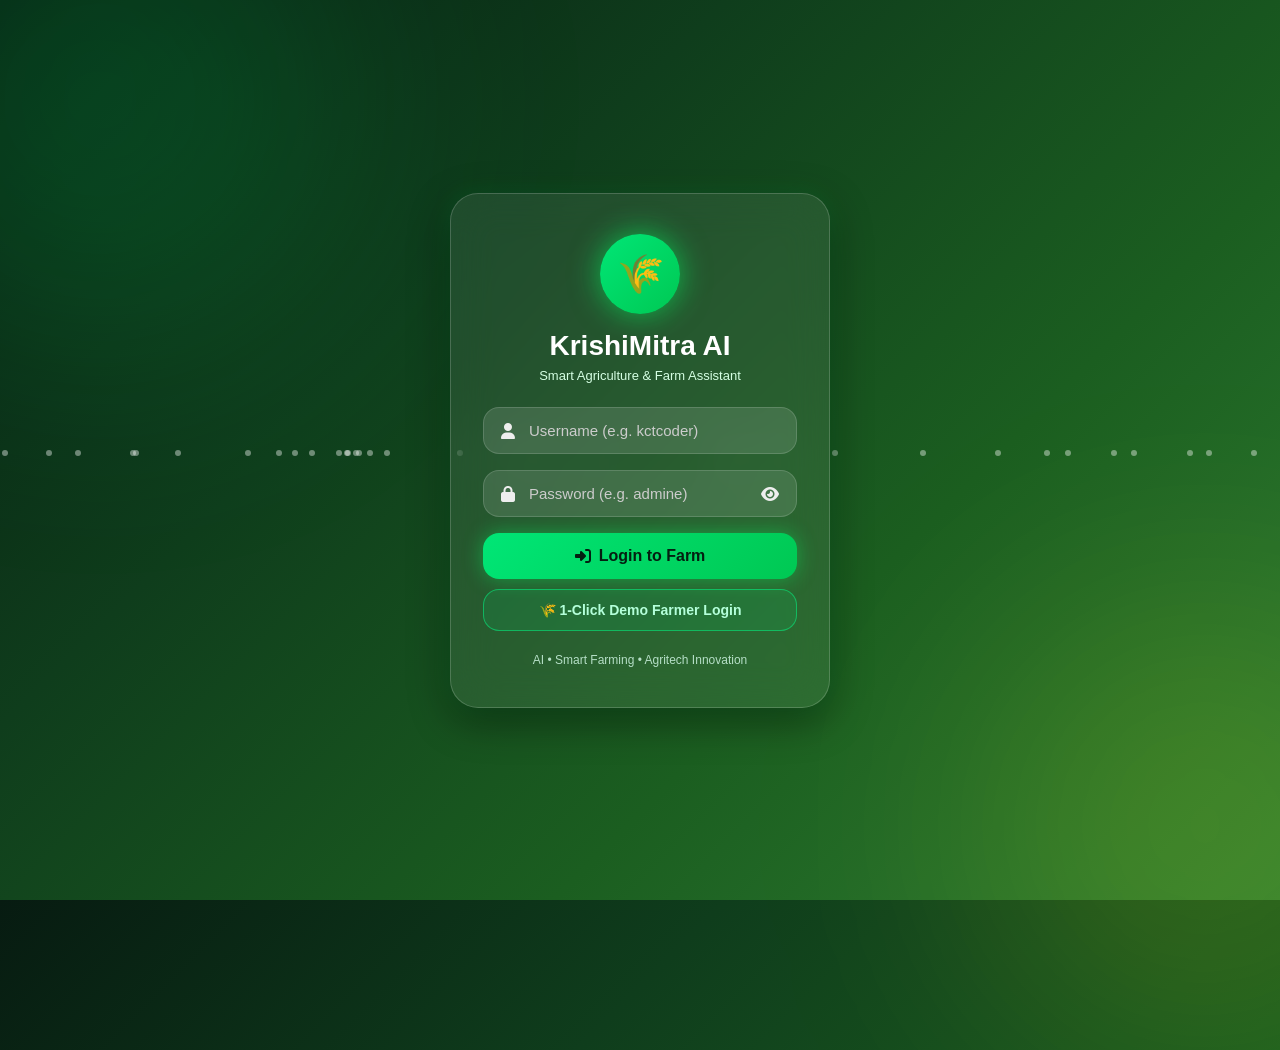
<file: public/login.html>
<!DOCTYPE html>
<html lang="en">
<head>
<meta charset="UTF-8">
<meta name="viewport" content="width=device-width, initial-scale=1.0">
<title>KrishiMitra AI - Secure Farmer Login</title>
<link rel="stylesheet" href="https://cdnjs.cloudflare.com/ajax/libs/font-awesome/6.5.1/css/all.min.css">
<style>
*{margin:0;padding:0;box-sizing:border-box;font-family:'Poppins',sans-serif;}
body{height:100vh;display:flex;justify-content:center;align-items:center;overflow:hidden;background:linear-gradient(135deg,#071b11,#0f3d1c,#1b5e20,#2e7d32);color:white;position:relative;}
body::before{content:"";position:absolute;width:500px;height:500px;background:rgba(0,255,100,0.15);border-radius:50%;top:-150px;left:-150px;filter:blur(120px);animation:move1 8s infinite alternate;}
body::after{content:"";position:absolute;width:450px;height:450px;background:rgba(255,255,0,0.12);border-radius:50%;bottom:-150px;right:-150px;filter:blur(120px);animation:move2 10s infinite alternate;}
@keyframes move1{0%{transform:translate(0,0);}100%{transform:translate(100px,50px);}}
@keyframes move2{0%{transform:translate(0,0);}100%{transform:translate(-100px,-50px);}}
.particles span{position:absolute;width:6px;height:6px;background:rgba(255,255,255,0.4);border-radius:50%;animation:float 12s linear infinite;}
@keyframes float{0%{transform:translateY(100vh) scale(0);opacity:0;}50%{opacity:1;}100%{transform:translateY(-10vh) scale(1);opacity:0;}}
.box{position:relative;z-index:10;width:380px;padding:40px 32px;border-radius:28px;background:rgba(255,255,255,0.08);backdrop-filter:blur(20px);border:1px solid rgba(255,255,255,0.18);box-shadow:0 12px 40px rgba(0,0,0,0.45),0 0 25px rgba(0,255,100,0.15);text-align:center;animation:fade 1s ease;}
@keyframes fade{from{opacity:0;transform:translateY(30px);}to{opacity:1;transform:translateY(0);}}
.logo{width:80px;height:80px;margin:0 auto 16px;border-radius:50%;display:flex;justify-content:center;align-items:center;font-size:38px;background:linear-gradient(135deg,#00e676,#00c853);box-shadow:0 0 30px rgba(0,255,100,0.6);color:#041f11;}
h1{font-size:28px;margin-bottom:6px;}
.sub{font-size:13px;color:#d5ffe3;margin-bottom:24px;}
.inputBox{position:relative;margin:16px 0;}
.inputBox input{width:100%;padding:14px 45px;border:none;outline:none;border-radius:16px;background:rgba(255,255,255,0.12);color:white;font-size:15px;transition:0.3s;border:1px solid rgba(255,255,255,0.15);}
.inputBox input:focus{background:rgba(255,255,255,0.2);box-shadow:0 0 12px rgba(0,255,100,0.4);border-color:#00e676;}
.inputBox input::placeholder{color:#ccc;}
.inputBox i.icon-lead{position:absolute;top:16px;left:18px;color:#eee;}
.eye{position:absolute;top:16px;right:18px;color:#eee;cursor:pointer;}
.btn-login{width:100%;padding:14px;margin-top:16px;border:none;border-radius:16px;font-size:16px;font-weight:bold;cursor:pointer;color:#041f11;background:linear-gradient(135deg,#00e676,#00c853);transition:0.3s;box-shadow:0 0 20px rgba(0,255,100,0.4);display:flex;align-items:center;justify-content:center;gap:8px;}
.btn-login:hover{transform:translateY(-2px);box-shadow:0 0 30px rgba(0,255,100,0.7);}
.btn-demo{width:100%;padding:12px;margin-top:10px;border:1px solid rgba(0,255,136,0.5);border-radius:16px;font-size:14px;font-weight:600;cursor:pointer;color:#b4ffda;background:rgba(0,255,136,0.1);transition:0.3s;}
.btn-demo:hover{background:rgba(0,255,136,0.25);}
.footer{margin-top:22px;font-size:12px;color:#b6dfc7;}
.error{margin-top:14px;font-size:13px;color:#ff9999;display:none;background:rgba(255,0,0,0.2);padding:8px;border-radius:10px;}
@media(max-width:420px){.box{width:92%;padding:30px 20px;}}
</style>
</head>
<body>
<div class="particles" id="particles"></div>

<div class="box">
  <div class="logo">🌾</div>
  <h1>KrishiMitra AI</h1>
  <div class="sub">Smart Agriculture & Farm Assistant</div>

  <div class="inputBox">
    <i class="fa fa-user icon-lead"></i>
    <input type="text" id="username" placeholder="Username (e.g. kctcoder)">
  </div>

  <div class="inputBox">
    <i class="fa fa-lock icon-lead"></i>
    <input type="password" id="password" placeholder="Password (e.g. admine)">
    <i class="fa fa-eye eye" onclick="togglePassword()"></i>
  </div>

  <button onclick="login()" class="btn-login" id="btn">
    <i class="fa-solid fa-right-to-bracket"></i> Login to Farm
  </button>

  <button onclick="quickDemoLogin()" class="btn-demo">
    🌾 1-Click Demo Farmer Login
  </button>

  <div class="error" id="errorMsg">
    ❌ Invalid credentials. (Hint: kctcoder / admine or use 1-Click Demo)
  </div>

  <div class="footer">AI • Smart Farming • Agritech Innovation</div>
</div>

<script>
// Particles generator
const particles = document.getElementById("particles");
for(let i=0; i<35; i++){
  const span = document.createElement("span");
  span.style.left = Math.random()*100 + "vw";
  span.style.animationDuration = (5 + Math.random()*8) + "s";
  span.style.animationDelay = Math.random()*5 + "s";
  particles.appendChild(span);
}

function togglePassword(){
  const pass = document.getElementById("password");
  pass.type = (pass.type === "password") ? "text" : "password";
}

function login(){
  const username = document.getElementById("username").value.trim();
  const password = document.getElementById("password").value.trim();
  const btn = document.getElementById("btn");
  const errorMsg = document.getElementById("errorMsg");

  if((username === "kctcoder" && password === "admine") || (username && password)) {
    errorMsg.style.display = "none";
    btn.innerHTML = `<i class="fa-solid fa-spinner fa-spin"></i> Authenticating...`;
    localStorage.setItem("loggedIn", "true");
    localStorage.setItem("farmerName", username || "kct coder");

    setTimeout(()=>{
      window.location.href = "index.html";
    }, 1000);
  } else {
    errorMsg.style.display = "block";
  }
}

function quickDemoLogin(){
  document.getElementById("username").value = "kctcoder";
  document.getElementById("password").value = "admine";
  login();
}
</script>
</body>
</html>
</file>
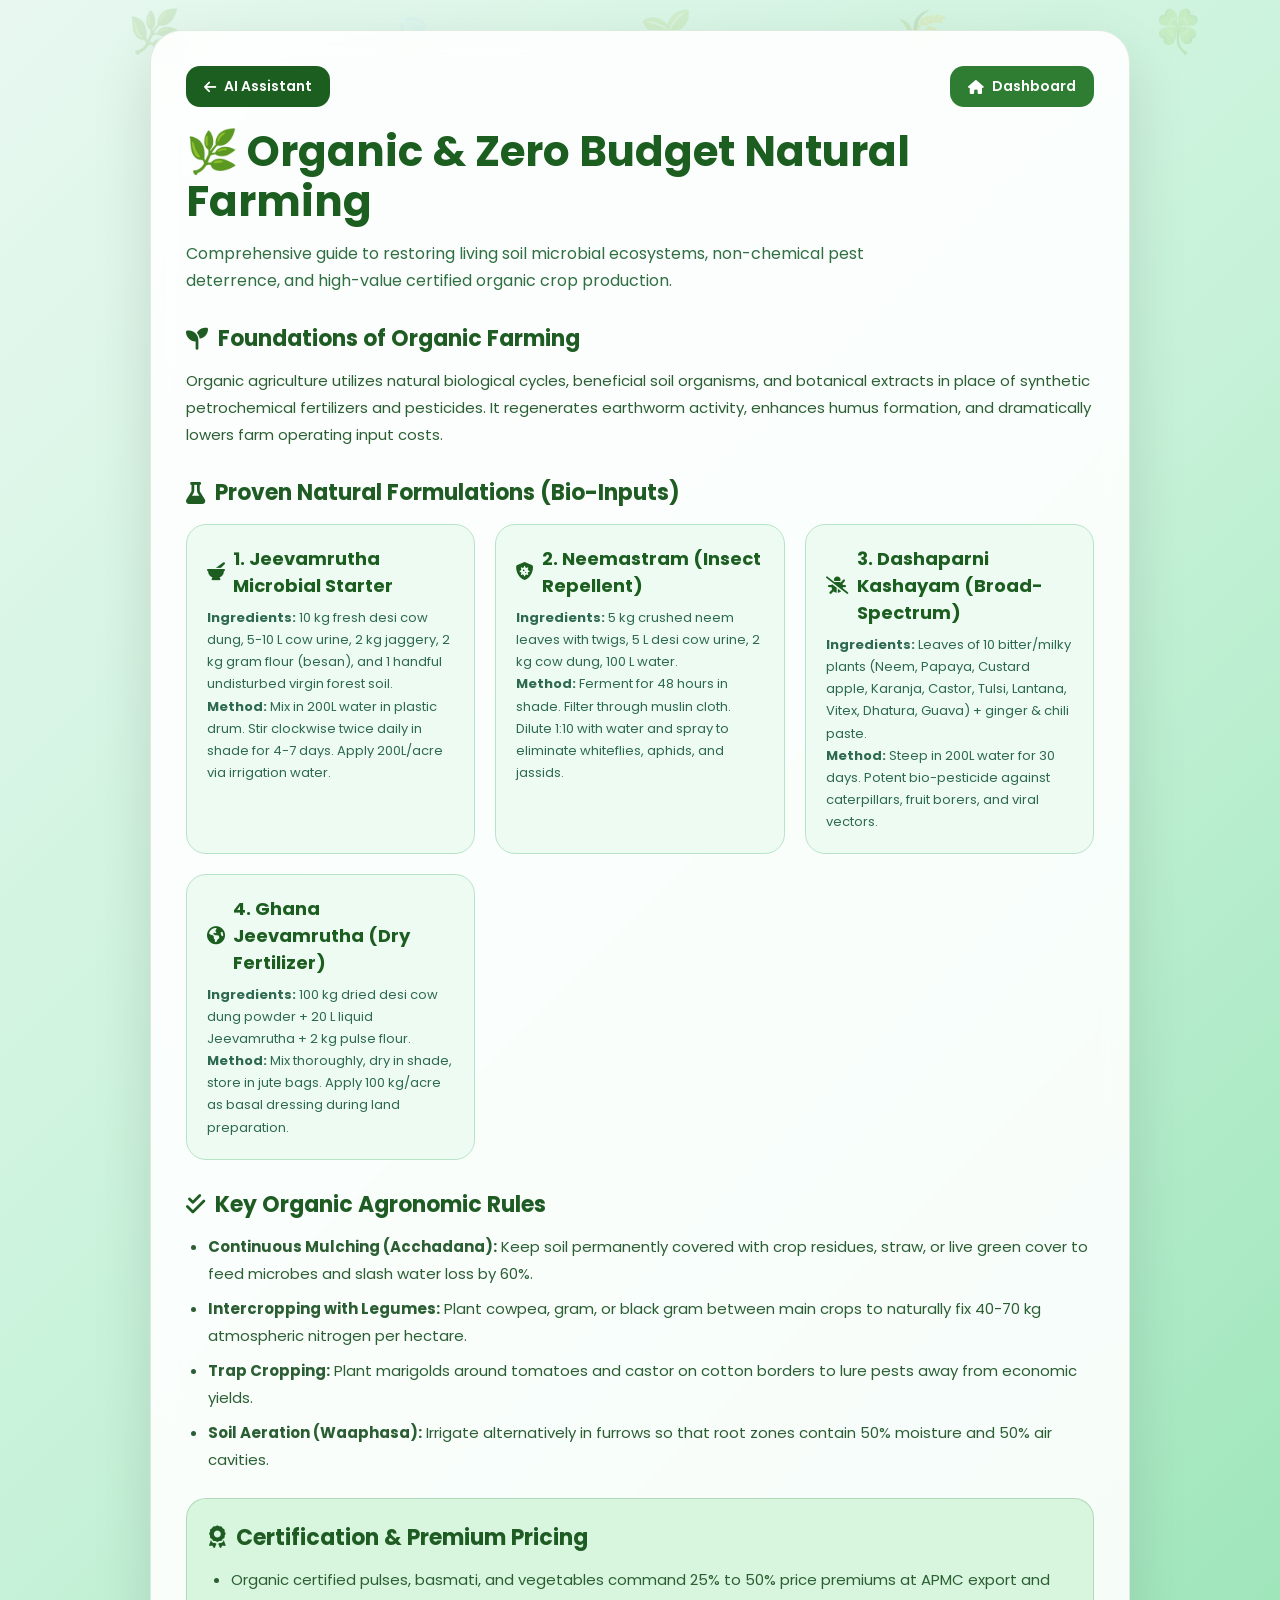
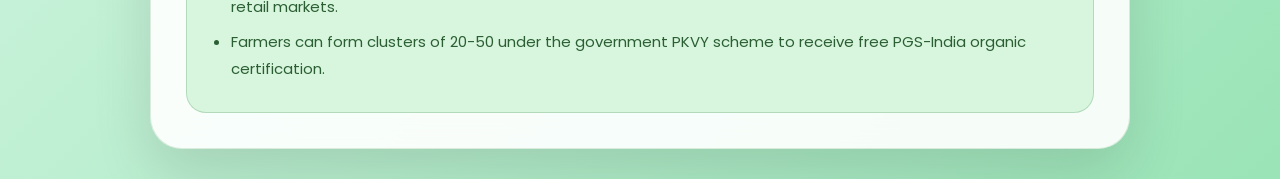
<file: public/organic.html>
<!DOCTYPE html>
<html lang="en">
<head>
<meta charset="UTF-8" />
<meta name="viewport" content="width=device-width, initial-scale=1.0" />
<title>Organic Farming & Natural Agriculture | KrishiMitra AI</title>
<link rel="preconnect" href="https://fonts.googleapis.com">
<link rel="preconnect" href="https://fonts.gstatic.com" crossorigin>
<link href="https://fonts.googleapis.com/css2?family=Poppins:wght@300;400;500;600;700&display=swap" rel="stylesheet">
<link rel="stylesheet" href="https://cdnjs.cloudflare.com/ajax/libs/font-awesome/6.5.2/css/all.min.css">
<style>
*{margin:0;padding:0;box-sizing:border-box;font-family:'Poppins',sans-serif;}
body{min-height:100vh;background:linear-gradient(135deg,#e8f8f0,#c7f2d9,#9ae4b7);color:#144d22;overflow-x:hidden;}
.bg{position:fixed;top:0;left:0;width:100%;height:100%;overflow:hidden;z-index:-1;}
.bg span{position:absolute;display:block;font-size:42px;opacity:0.15;animation:leafMove 16s linear infinite;}
.bg span:nth-child(1){left:10%;animation-delay:0s;}
.bg span:nth-child(2){left:30%;animation-delay:3s;}
.bg span:nth-child(3){left:50%;animation-delay:6s;}
.bg span:nth-child(4){left:70%;animation-delay:2s;}
.bg span:nth-child(5){left:90%;animation-delay:5s;}
@keyframes leafMove{0%{transform:translateY(0) rotate(0deg);opacity:0;}20%{opacity:0.15;}100%{transform:translateY(-1100px) rotate(360deg);opacity:0;}}
.container{width:92%;max-width:980px;margin:30px auto;background:rgba(255,255,255,0.9);backdrop-filter:blur(12px);padding:35px;border-radius:32px;box-shadow:0 25px 60px rgba(0,0,0,0.12);border:1px solid rgba(46,125,50,0.15);}
.nav-bar{display:flex;justify-content:space-between;align-items:center;margin-bottom:20px;flex-wrap:wrap;gap:12px;}
.back-btn{display:inline-flex;align-items:center;gap:8px;padding:10px 18px;border-radius:14px;background:#1b5e20;color:white;text-decoration:none;font-weight:600;font-size:14px;transition:0.2s;}
.back-btn:hover{background:#163f15;transform:translateY(-2px);}
header h1{font-size:42px;line-height:1.2;margin-bottom:12px;color:#1b5e20;}
header p{font-size:16px;color:#2f6f41;max-width:760px;line-height:1.7;}
.section{margin-top:28px;}
.section h2{font-size:22px;margin-bottom:12px;color:#1f5c23;display:flex;align-items:center;gap:10px;}
.section p,.section ul{font-size:15px;line-height:1.8;color:#2b5f33;}
.section ul{margin-top:10px;padding-left:22px;}
.section ul li{margin-bottom:8px;}
.recipe-grid{display:grid;grid-template-columns:repeat(auto-fit,minmax(280px,1fr));gap:20px;margin-top:15px;}
.recipe-card{background:#eefbf2;border:1px solid #b7e4c7;border-radius:20px;padding:20px;}
.recipe-card h3{font-size:18px;color:#1b5e20;margin-bottom:8px;display:flex;align-items:center;gap:8px;}
.recipe-card p{font-size:13px;line-height:1.7;color:#2d6a4f;}
.highlight{background:#d8f6de;padding:22px;border-radius:20px;border:1px solid rgba(29, 106, 43, 0.2);margin-top:25px;}
@media(max-width:768px){.container{padding:22px;}header h1{font-size:32px;}}
</style>
</head>
<body>
<div class="bg">
  <span>🌿</span><span>🍃</span><span>🌱</span><span>🌾</span><span>🍀</span>
</div>

<div class="container">
  <div class="nav-bar">
    <a href="assistan.html" class="back-btn"><i class="fa-solid fa-arrow-left"></i> AI Assistant</a>
    <a href="index.html" class="back-btn" style="background:#2e7d32;"><i class="fa-solid fa-house"></i> Dashboard</a>
  </div>

  <header>
    <h1>🌿 Organic & Zero Budget Natural Farming</h1>
    <p>Comprehensive guide to restoring living soil microbial ecosystems, non-chemical pest deterrence, and high-value certified organic crop production.</p>
  </header>

  <div class="section">
    <h2><i class="fa-solid fa-seedling"></i> Foundations of Organic Farming</h2>
    <p>Organic agriculture utilizes natural biological cycles, beneficial soil organisms, and botanical extracts in place of synthetic petrochemical fertilizers and pesticides. It regenerates earthworm activity, enhances humus formation, and dramatically lowers farm operating input costs.</p>
  </div>

  <div class="section">
    <h2><i class="fa-solid fa-flask"></i> Proven Natural Formulations (Bio-Inputs)</h2>
    <div class="recipe-grid">
      <div class="recipe-card">
        <h3><i class="fa-solid fa-mortar-pestle"></i> 1. Jeevamrutha Microbial Starter</h3>
        <p><b>Ingredients:</b> 10 kg fresh desi cow dung, 5-10 L cow urine, 2 kg jaggery, 2 kg gram flour (besan), and 1 handful undisturbed virgin forest soil.<br>
        <b>Method:</b> Mix in 200L water in plastic drum. Stir clockwise twice daily in shade for 4-7 days. Apply 200L/acre via irrigation water.</p>
      </div>

      <div class="recipe-card">
        <h3><i class="fa-solid fa-shield-virus"></i> 2. Neemastram (Insect Repellent)</h3>
        <p><b>Ingredients:</b> 5 kg crushed neem leaves with twigs, 5 L desi cow urine, 2 kg cow dung, 100 L water.<br>
        <b>Method:</b> Ferment for 48 hours in shade. Filter through muslin cloth. Dilute 1:10 with water and spray to eliminate whiteflies, aphids, and jassids.</p>
      </div>

      <div class="recipe-card">
        <h3><i class="fa-solid fa-bug-slash"></i> 3. Dashaparni Kashayam (Broad-Spectrum)</h3>
        <p><b>Ingredients:</b> Leaves of 10 bitter/milky plants (Neem, Papaya, Custard apple, Karanja, Castor, Tulsi, Lantana, Vitex, Dhatura, Guava) + ginger & chili paste.<br>
        <b>Method:</b> Steep in 200L water for 30 days. Potent bio-pesticide against caterpillars, fruit borers, and viral vectors.</p>
      </div>

      <div class="recipe-card">
        <h3><i class="fa-solid fa-earth-americas"></i> 4. Ghana Jeevamrutha (Dry Fertilizer)</h3>
        <p><b>Ingredients:</b> 100 kg dried desi cow dung powder + 20 L liquid Jeevamrutha + 2 kg pulse flour.<br>
        <b>Method:</b> Mix thoroughly, dry in shade, store in jute bags. Apply 100 kg/acre as basal dressing during land preparation.</p>
      </div>
    </div>
  </div>

  <div class="section">
    <h2><i class="fa-solid fa-check-double"></i> Key Organic Agronomic Rules</h2>
    <ul>
      <li><b>Continuous Mulching (Acchadana):</b> Keep soil permanently covered with crop residues, straw, or live green cover to feed microbes and slash water loss by 60%.</li>
      <li><b>Intercropping with Legumes:</b> Plant cowpea, gram, or black gram between main crops to naturally fix 40-70 kg atmospheric nitrogen per hectare.</li>
      <li><b>Trap Cropping:</b> Plant marigolds around tomatoes and castor on cotton borders to lure pests away from economic yields.</li>
      <li><b>Soil Aeration (Waaphasa):</b> Irrigate alternatively in furrows so that root zones contain 50% moisture and 50% air cavities.</li>
    </ul>
  </div>

  <div class="section highlight">
    <h2><i class="fa-solid fa-award"></i> Certification & Premium Pricing</h2>
    <ul>
      <li>Organic certified pulses, basmati, and vegetables command 25% to 50% price premiums at APMC export and retail markets.</li>
      <li>Farmers can form clusters of 20-50 under the government PKVY scheme to receive free PGS-India organic certification.</li>
    </ul>
  </div>
</div>
</body>
</html>
</file>
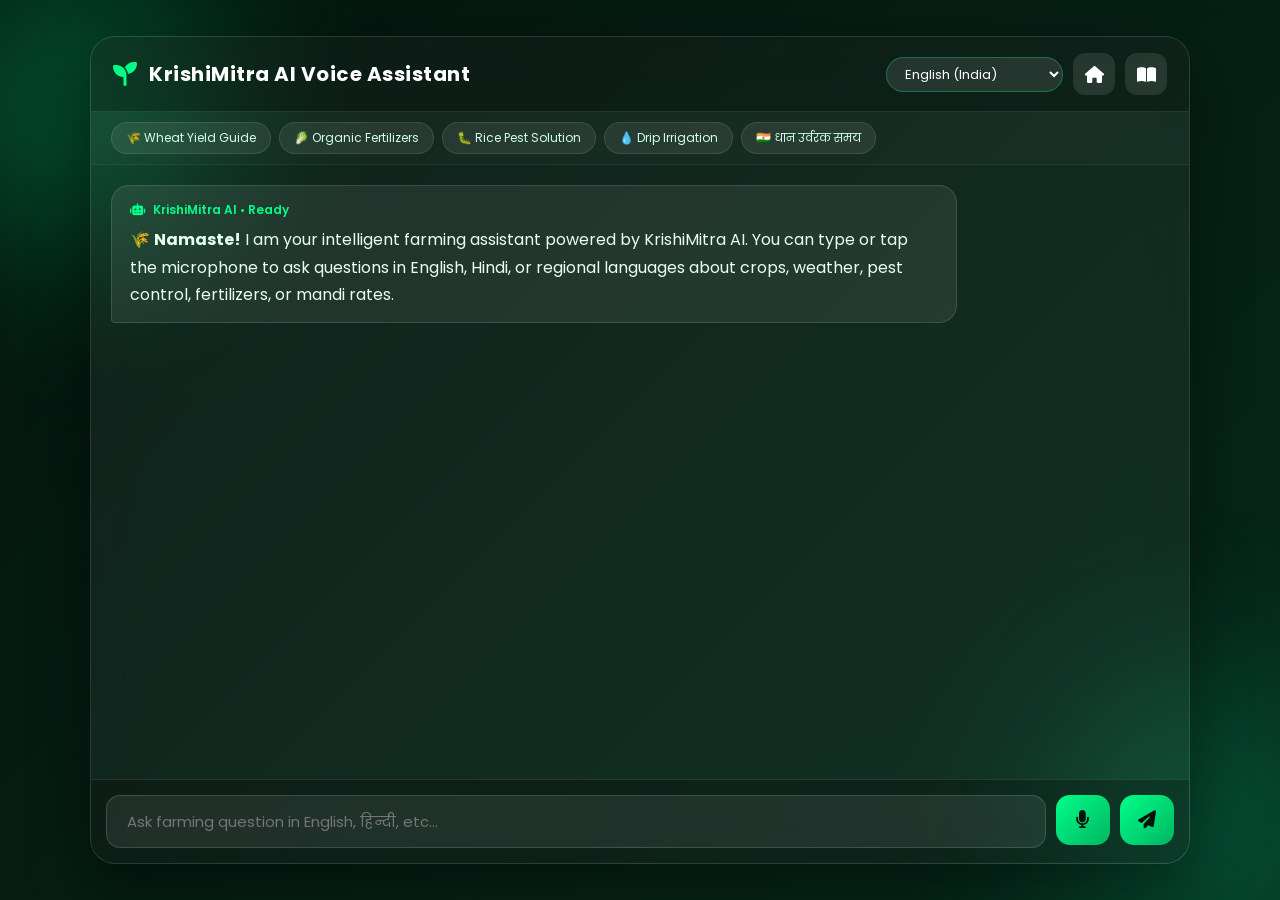
<file: public/voiceassistance.html>
<!DOCTYPE html>
<html lang="en">
<head>
<meta charset="UTF-8" />
<meta name="viewport" content="width=device-width, initial-scale=1.0"/>
<title>KrishiMitra AI Pro - Voice & Chat Farming Assistant</title>
<link href="https://fonts.googleapis.com/css2?family=Poppins:wght@300;400;500;600;700&display=swap" rel="stylesheet">
<link rel="stylesheet" href="https://cdnjs.cloudflare.com/ajax/libs/font-awesome/6.5.2/css/all.min.css"/>
<style>
*{margin:0;padding:0;box-sizing:border-box;font-family:'Poppins',sans-serif;}
body{height:100vh;background:linear-gradient(135deg,#04140d,#06281a);display:flex;justify-content:center;align-items:center;color:white;overflow:hidden;}
.bg{position:absolute;width:100%;height:100%;z-index:-1;overflow:hidden;}
.bg span{position:absolute;width:300px;height:300px;border-radius:50%;filter:blur(90px);animation:move 10s infinite alternate;}
.bg span:nth-child(1){background:#00ff8840;top:-50px;left:-80px;}
.bg span:nth-child(2){background:#00ffaa30;bottom:-80px;right:-80px;animation-duration:12s;}
@keyframes move{from{transform:translateY(0px);}to{transform:translateY(60px);}}
.container{width:95%;max-width:1100px;height:92vh;background:rgba(255,255,255,0.05);backdrop-filter:blur(20px);border:1px solid rgba(255,255,255,0.1);border-radius:25px;display:flex;flex-direction:column;overflow:hidden;box-shadow:0 20px 60px rgba(0,0,0,0.4);}
.top{padding:16px 22px;display:flex;align-items:center;justify-content:space-between;border-bottom:1px solid rgba(255,255,255,0.1);background:rgba(0,0,0,0.2);}
.logo{display:flex;align-items:center;gap:12px;font-weight:600;}
.logo i{color:#00ff88;font-size:24px;}
.logo h2{font-size:20px;letter-spacing:0.5px;}
.top-actions{display:flex;align-items:center;gap:10px;}
.lang-toggle{background:rgba(255,255,255,0.1);border:1px solid rgba(0,255,136,0.3);color:white;border-radius:20px;padding:6px 14px;font-size:13px;cursor:pointer;outline:none;}
.top-button{display:flex;align-items:center;justify-content:center;width:42px;height:42px;border:none;border-radius:12px;background:rgba(255,255,255,0.1);color:white;text-decoration:none;cursor:pointer;font-size:17px;transition:0.2s ease;}
.top-button:hover{background:rgba(0,255,136,0.25);transform:translateY(-2px);}
.quick-chips{display:flex;gap:8px;padding:10px 20px;overflow-x:auto;background:rgba(255,255,255,0.02);border-bottom:1px solid rgba(255,255,255,0.05);}
.chip{padding:6px 14px;border-radius:20px;background:rgba(255,255,255,0.08);border:1px solid rgba(255,255,255,0.1);color:#d0ffe8;font-size:12px;white-space:nowrap;cursor:pointer;transition:0.2s;}
.chip:hover{background:rgba(0,255,136,0.2);border-color:#00ff88;}
.chat{flex:1;padding:20px;overflow-y:auto;display:flex;flex-direction:column;gap:15px;}
.msg{padding:14px 18px;border-radius:18px;max-width:80%;line-height:1.7;animation:fade .3s ease;word-break:break-word;}
@keyframes fade{from{opacity:0;transform:translateY(10px);}to{opacity:1;transform:translateY(0);}}
.user{background:linear-gradient(135deg,#00ff88,#00c853);color:#04140d;align-self:flex-end;border-bottom-right-radius:4px;font-weight:500;}
.ai{background:rgba(255,255,255,0.08);align-self:flex-start;border:1px solid rgba(255,255,255,0.12);border-bottom-left-radius:4px;color:#e8fff3;}
.ai-header{display:flex;align-items:center;gap:8px;margin-bottom:6px;font-size:12px;color:#00ff88;font-weight:600;}
.voice-state{display:flex;align-items:center;gap:8px;font-size:13px;color:#fffa65;padding:4px 20px;}
.wave{display:inline-flex;gap:3px;align-items:flex-end;height:14px;}
.wave-bar{width:3px;background:#00ff88;border-radius:2px;animation:waveAnim 0.6s infinite alternate;}
.wave-bar:nth-child(2){animation-delay:0.15s;}
.wave-bar:nth-child(3){animation-delay:0.3s;}
@keyframes waveAnim{0%{height:4px;}100%{height:14px;}}
.inputBox{display:flex;padding:15px;gap:10px;border-top:1px solid rgba(255,255,255,0.1);background:rgba(0,0,0,0.25);}
input{flex:1;padding:14px 20px;border-radius:14px;border:1px solid rgba(255,255,255,0.15);outline:none;background:rgba(255,255,255,0.08);color:white;font-size:15px;}
input:focus{border-color:#00ff88;}
button.btn-ctrl{width:54px;height:50px;border:none;border-radius:14px;background:linear-gradient(135deg,#00ff88,#00b562);color:#04140d;cursor:pointer;font-size:18px;display:flex;align-items:center;justify-content:center;transition:0.2s;}
button.btn-ctrl:hover{transform:scale(1.05);box-shadow:0 0 15px rgba(0,255,136,0.4);}
button.btn-ctrl.listening{background:#ff4d4d;color:white;animation:pulseMic 1s infinite alternate;}
@keyframes pulseMic{0%{box-shadow:0 0 10px #ff4d4d;}100%{box-shadow:0 0 25px #ff4d4d;}}
</style>
</head>
<body>
<div class="bg"><span></span><span></span></div>
<div class="container">
  <div class="top">
    <div class="logo">
      <i class="fa-solid fa-seedling"></i>
      <h2>KrishiMitra AI Voice Assistant</h2>
    </div>
    <div class="top-actions">
      <select id="langSelect" class="lang-toggle" onchange="changeLanguage()">
        <option value="en-IN">English (India)</option>
        <option value="hi-IN">हिन्दी (Hindi)</option>
        <option value="kn-IN">ಕನ್ನಡ (Kannada)</option>
        <option value="te-IN">తెలుగు (Telugu)</option>
        <option value="mr-IN">मराठी (Marathi)</option>
      </select>
      <a class="top-button" href="index.html" title="Home Dashboard"><i class="fa-solid fa-house"></i></a>
      <a class="top-button" href="assistan.html" title="Knowledge Assistant"><i class="fa-solid fa-book-open"></i></a>
    </div>
  </div>

  <div class="quick-chips">
    <span class="chip" onclick="quickAsk('How to increase wheat yield?')">🌾 Wheat Yield Guide</span>
    <span class="chip" onclick="quickAsk('Best organic fertilizer for vegetables')">🥬 Organic Fertilizers</span>
    <span class="chip" onclick="quickAsk('How to treat rice stem borer?')">🐛 Rice Pest Solution</span>
    <span class="chip" onclick="quickAsk('What is drip irrigation water requirement?')">💧 Drip Irrigation</span>
    <span class="chip" onclick="quickAsk('धान की फसल में यूरिया कब डालना चाहिए?')">🇮🇳 धान उर्वरक समय</span>
  </div>

  <div class="chat" id="chat">
    <div class="msg ai">
      <div class="ai-header"><i class="fa-solid fa-robot"></i> KrishiMitra AI • Ready</div>
      🌾 <b>Namaste!</b> I am your intelligent farming assistant powered by KrishiMitra AI. You can type or tap the microphone to ask questions in English, Hindi, or regional languages about crops, weather, pest control, fertilizers, or mandi rates.
    </div>
  </div>

  <div id="listeningIndicator" class="voice-state" style="display:none;">
    <div class="wave"><div class="wave-bar"></div><div class="wave-bar"></div><div class="wave-bar"></div></div>
    <span>Listening to your voice... Speak now!</span>
  </div>

  <div class="inputBox">
    <input id="input" placeholder="Ask farming question in English, हिन्दी, etc..." autocomplete="off">
    <button class="btn-ctrl" id="micBtn" onclick="toggleVoice()" title="Tap to speak"><i class="fa-solid fa-microphone"></i></button>
    <button class="btn-ctrl" id="sendBtn" onclick="send()" title="Send"><i class="fa-solid fa-paper-plane"></i></button>
  </div>
</div>

<script>
const chat = document.getElementById("chat");
const input = document.getElementById("input");
const micBtn = document.getElementById("micBtn");
const listeningIndicator = document.getElementById("listeningIndicator");
const langSelect = document.getElementById("langSelect");

let isListening = false;
let recognition = null;
let chatHistory = [];

input.addEventListener("keydown", function(e) {
  if (e.key === "Enter") {
    e.preventDefault();
    send();
  }
});

function changeLanguage() {
  if (recognition) {
    recognition.lang = langSelect.value;
  }
}

function appendMessage(role, text) {
  const isAi = role === 'ai';
  const formatted = text
    .replace(/\*\*(.*?)\*\*/g, '<b>$1</b>')
    .replace(/\*(.*?)\*/g, '<i>$1</i>')
    .replace(/\n/g, '<br>');

  const html = isAi 
    ? `<div class="msg ai"><div class="ai-header"><i class="fa-solid fa-robot"></i> KrishiMitra AI</div>${formatted}</div>`
    : `<div class="msg user">${formatted}</div>`;

  chat.innerHTML += html;
  chat.scrollTop = chat.scrollHeight;
}

function speak(text) {
  if (!('speechSynthesis' in window)) return;
  window.speechSynthesis.cancel();
  // Strip markdown symbols and emojis for smoother speech
  const clean = text.replace(/[*_#`]/g, '').replace(/[🌾🌱🥬💧🐛🇮🇳💡✅⚠️]/g, '');
  const msg = new SpeechSynthesisUtterance(clean);
  msg.rate = 1.0;
  msg.pitch = 1.0;
  msg.lang = langSelect.value || "en-IN";
  
  const voices = window.speechSynthesis.getVoices();
  const indianVoice = voices.find(v => v.lang.includes("IN") || /Hindi|Indian|Kore/i.test(v.name));
  if (indianVoice) msg.voice = indianVoice;
  
  window.speechSynthesis.speak(msg);
}

async function send() {
  const text = input.value.trim();
  if (!text) return;

  appendMessage("user", text);
  input.value = "";
  
  const loadingId = 'loading-' + Date.now();
  chat.innerHTML += `<div class="msg ai" id="${loadingId}"><div class="ai-header"><i class="fa-solid fa-spinner fa-spin"></i> KrishiMitra AI</div>Thinking...</div>`;
  chat.scrollTop = chat.scrollHeight;

  try {
    const res = await fetch('/api/gemini/chat', {
      method: 'POST',
      headers: { 'Content-Type': 'application/json' },
      body: JSON.stringify({
        prompt: text,
        language: langSelect.value,
        history: chatHistory.slice(-6)
      })
    });
    const data = await res.json();
    const loadingElem = document.getElementById(loadingId);
    if (loadingElem) loadingElem.remove();

    const reply = data.reply || "🌾 I received your question. Check irrigation schedules and crop nutrition for optimal results.";
    appendMessage("ai", reply);
    chatHistory.push({ role: 'user', text });
    chatHistory.push({ role: 'model', text: reply });
    speak(reply);
  } catch (err) {
    console.error(err);
    const loadingElem = document.getElementById(loadingId);
    if (loadingElem) loadingElem.remove();
    appendMessage("ai", "🌾 KrishiMitra AI suggestion: Maintain timely irrigation, balanced NPK fertilizer split, and monitor for leaf discoloration.");
  }
}

function quickAsk(q) {
  input.value = q;
  send();
}

function initSpeech() {
  const Speech = window.SpeechRecognition || window.webkitSpeechRecognition;
  if (!Speech) return null;
  const rec = new Speech();
  rec.lang = langSelect.value;
  rec.continuous = false;
  rec.interimResults = false;

  rec.onresult = (e) => {
    const transcript = e.results[0][0].transcript;
    input.value = transcript;
    stopVoice();
    send();
  };

  rec.onerror = (e) => {
    console.warn("Speech error:", e);
    stopVoice();
  };

  rec.onend = () => {
    stopVoice();
  };

  return rec;
}

function toggleVoice() {
  if (isListening) {
    stopVoice();
  } else {
    startVoice();
  }
}

function startVoice() {
  if (!recognition) recognition = initSpeech();
  if (!recognition) {
    alert("Speech recognition is not supported in this browser. Please type your message.");
    return;
  }
  try {
    recognition.lang = langSelect.value;
    recognition.start();
    isListening = true;
    micBtn.classList.add("listening");
    listeningIndicator.style.display = "flex";
  } catch (err) {
    console.warn("Start voice error:", err);
    stopVoice();
  }
}

function stopVoice() {
  isListening = false;
  micBtn.classList.remove("listening");
  listeningIndicator.style.display = "none";
  if (recognition) {
    try { recognition.stop(); } catch(e){}
  }
}
</script>
</body>
</html>
</file>
